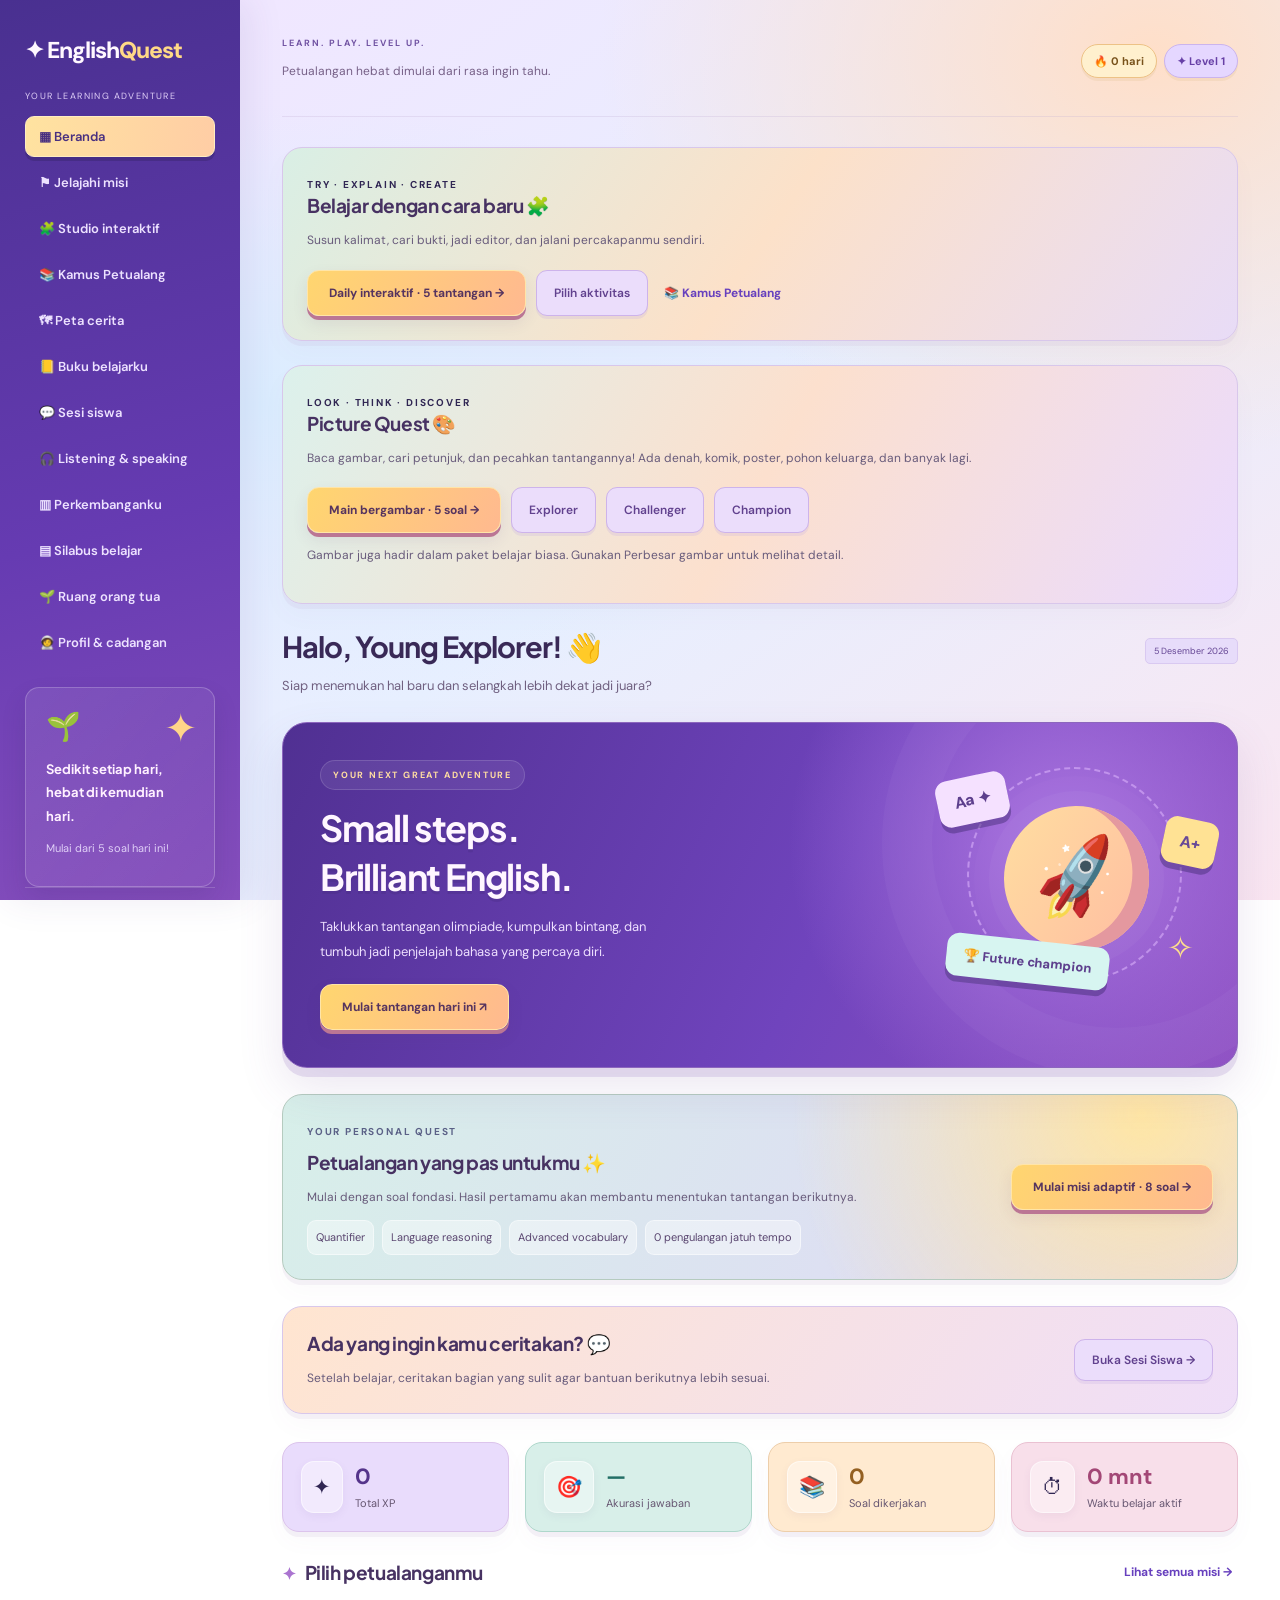
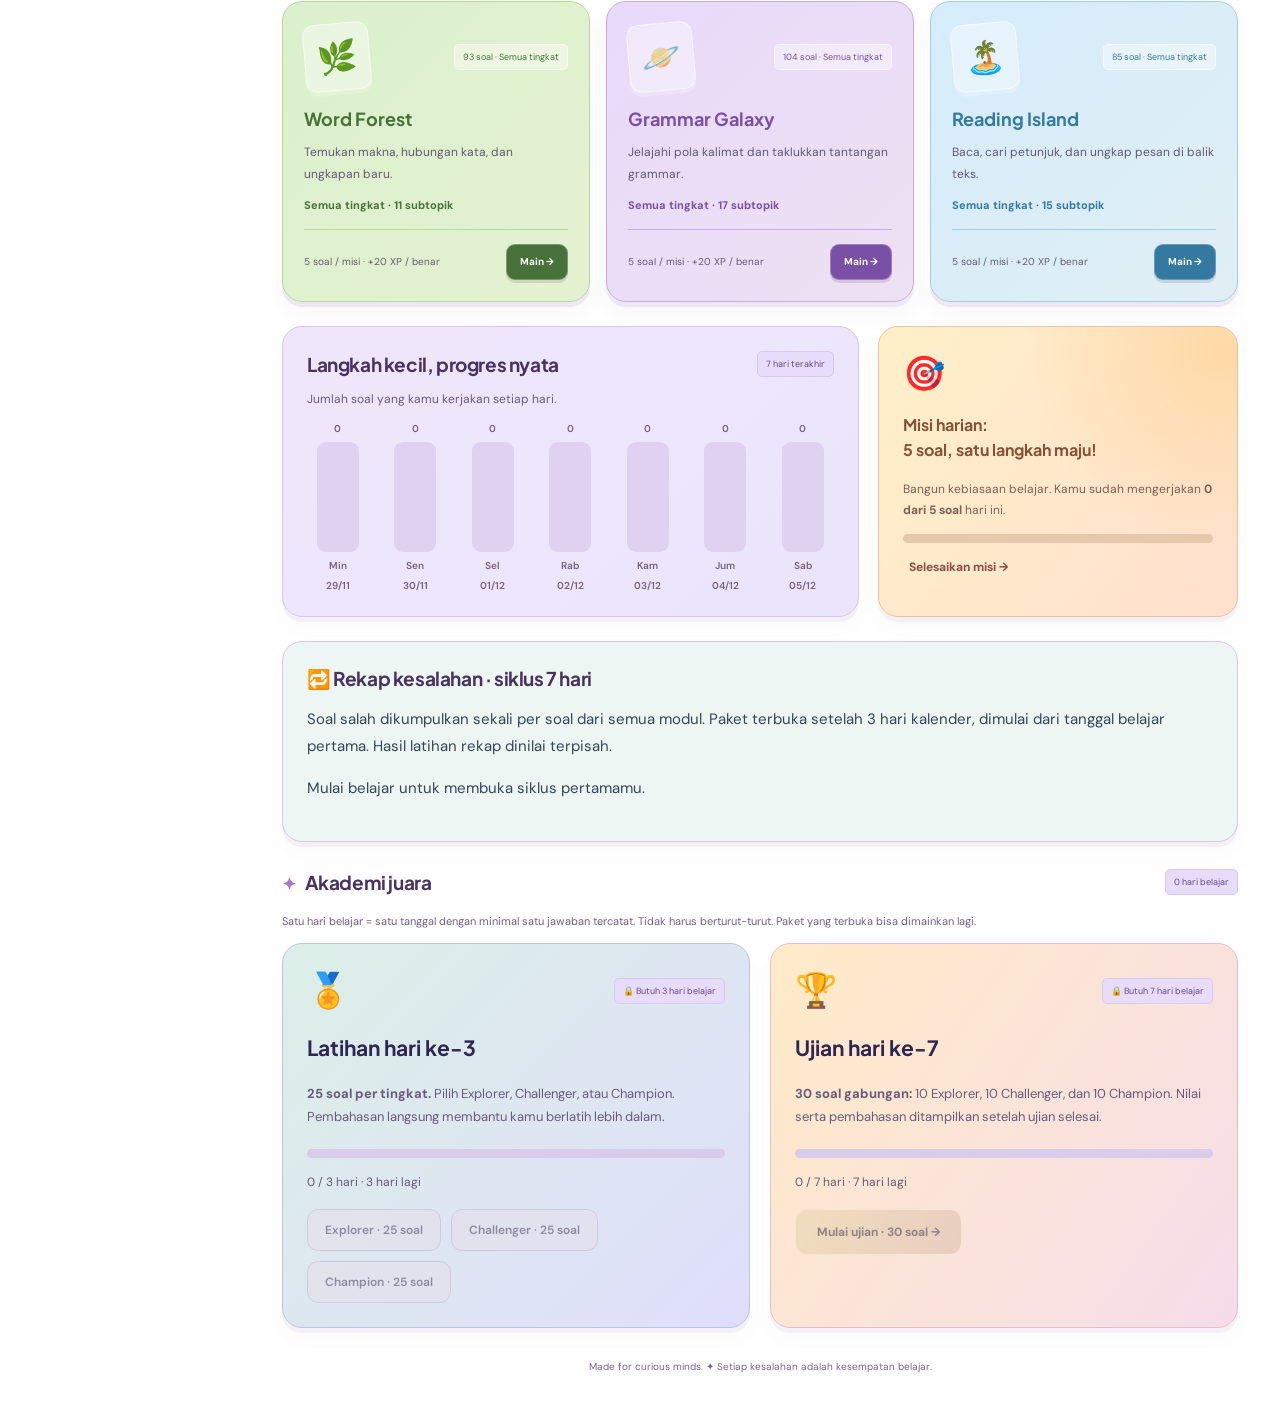
<file: index.html>
﻿<!doctype html>
<html lang="id">
<head>
  <meta charset="utf-8">
  <meta name="viewport" content="width=device-width, initial-scale=1">
  <meta name="theme-color" content="#5d3db8">
  <title>English Quest</title>
  <link rel="stylesheet" href="style.css">
  <link rel="stylesheet" href="theme.css?v=2">
  <link rel="stylesheet" href="adventure.css?v=3">
  <link rel="stylesheet" href="student.css?v=4">
  <link rel="stylesheet" href="event.css?v=5">
  <link rel="stylesheet" href="picture.css?v=6">
  <link rel="stylesheet" href="interactive.css?v=7">
  <link rel="stylesheet" href="readability.css?v=8">
</head>
<body>
  <aside>
    <a class="brand" href="#home">✦ English<span>Quest</span></a>
    <small>YOUR LEARNING ADVENTURE</small>
    <nav>
      <button data-page="home">▦ Beranda</button>
      <button data-page="missions">⚑ Jelajahi misi</button>
      <button data-page="workshop">🧩 Studio interaktif</button>
      <button data-page="dictionary">📚 Kamus Petualang</button>
      <button data-page="story">🗺 Peta cerita</button>
      <button data-page="notebook">📒 Buku belajarku</button>
      <button data-page="student">💬 Sesi siswa</button>
      <button data-page="audio">🎧 Listening & speaking</button>
      <button data-page="progress">▥ Perkembanganku</button>
      <button data-page="syllabus">▤ Silabus belajar</button>
      <button data-page="parents">🌱 Ruang orang tua</button>
      <button data-page="profiles">🧑‍🚀 Profil & cadangan</button>
    </nav>
    <div class="side-card">🌱<h3>Sedikit setiap hari,<br>hebat di kemudian hari.</h3><p>Mulai dari 5 soal hari ini!</p></div>
    <p class="student">🧑‍🚀 <b>Young Explorer</b><br><small>Kelas 6 · English Olympiad</small></p>
  </aside>
  <main>
    <header><div><b>LEARN. PLAY. LEVEL UP.</b><p>Petualangan hebat dimulai dari rasa ingin tahu.</p></div><div><span id="streak">🔥 0 hari</span><span id="level">✦ Level 1</span></div></header>
    <div id="app"></div>
    <footer>Made for curious minds. ✦ Setiap kesalahan adalah kesempatan belajar.</footer>
  </main>
  <div id="toast" role="status"></div>
  <script src="questions.js"></script>
  <script src="questions-extra.js"></script>
  <script src="audio-lessons.js"></script>
  <script src="event-questions.js?v=5"></script>
  <script src="picture-questions.js?v=6"></script>
  <script src="picture-quest.js?v=6"></script>
  <script src="interactive-content.js?v=7"></script>
  <script src="interactive-model.js?v=8"></script>
  <script src="event-quest.js?v=5"></script>
  <script src="option-notes.js"></script>
  <script src="learning.js?v=8.2"></script>
  <script src="student-model.js"></script>
  <script src="profiles.js"></script>
  <script src="features.js"></script>
  <script src="student-ui.js"></script>
  <script src="interactive-ui.js?v=8"></script>
  <script src="app.js?v=8.1"></script>
</body>
</html>
</file>
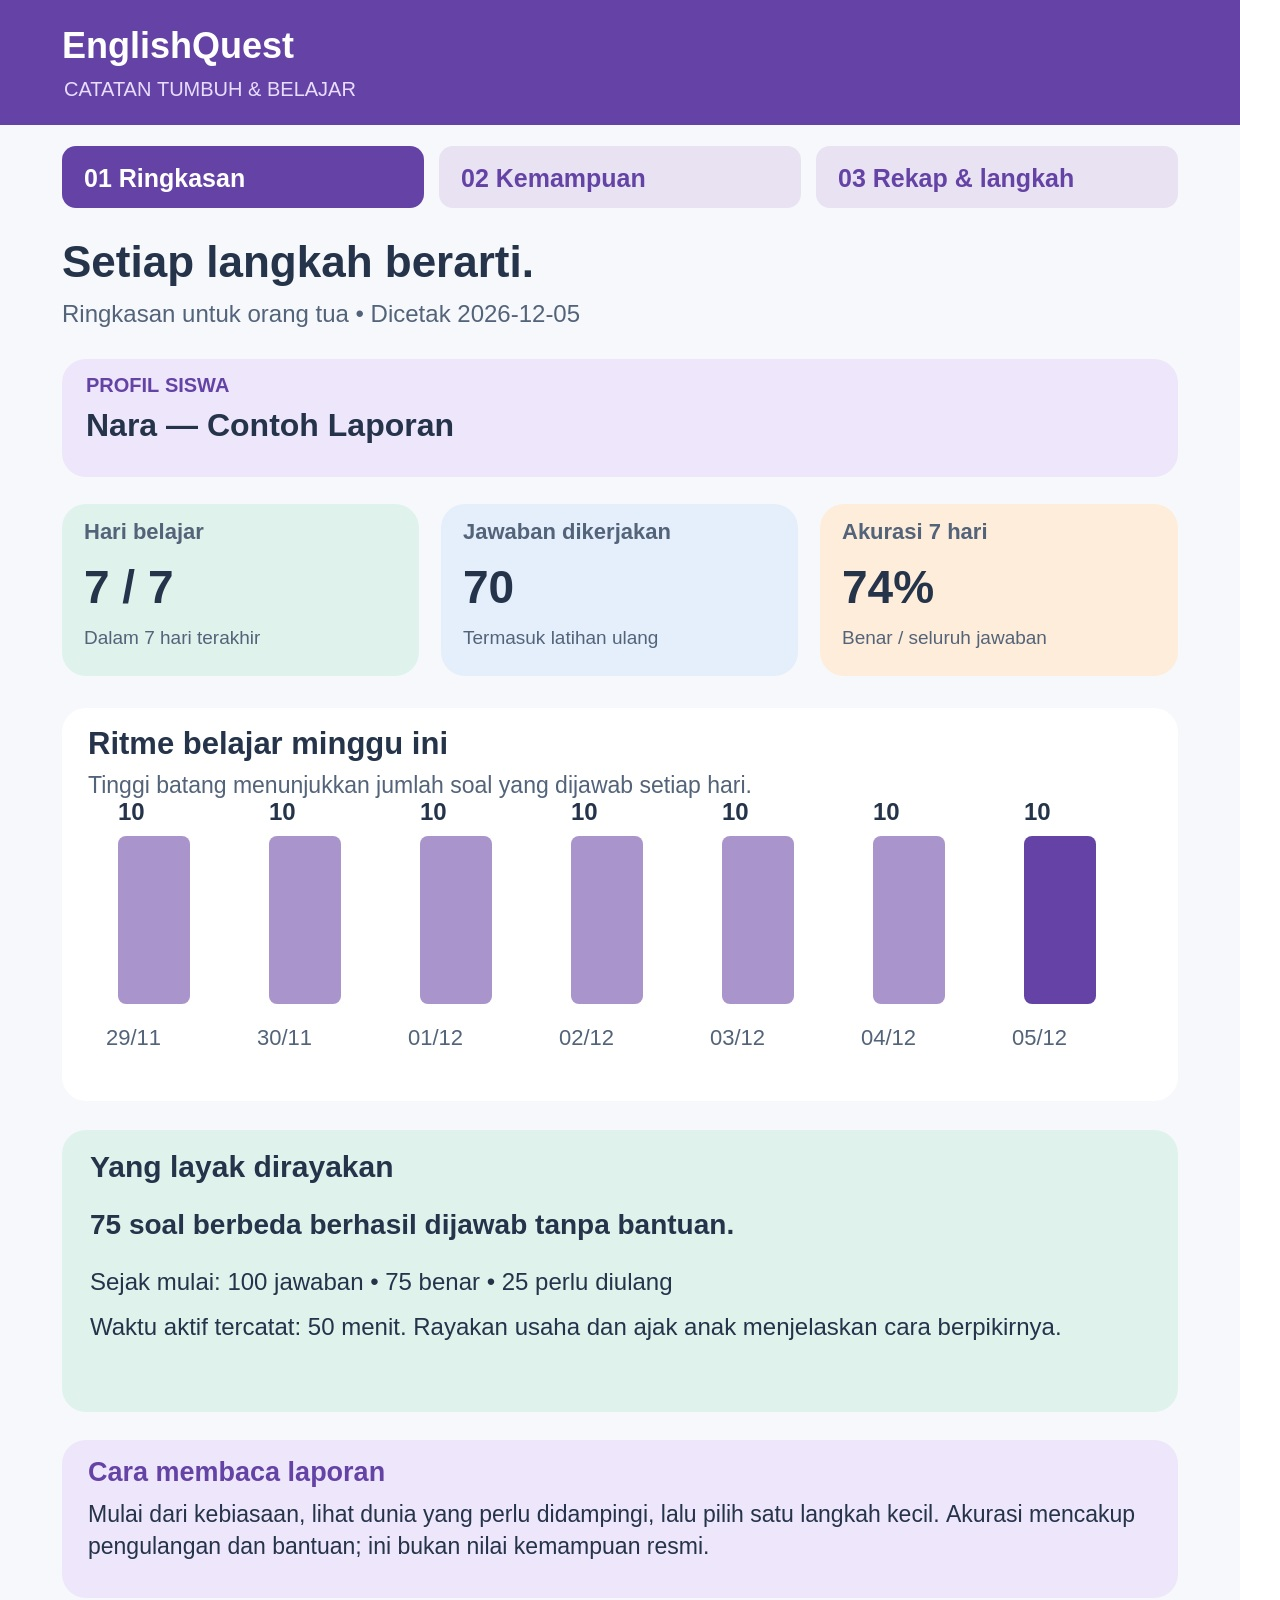
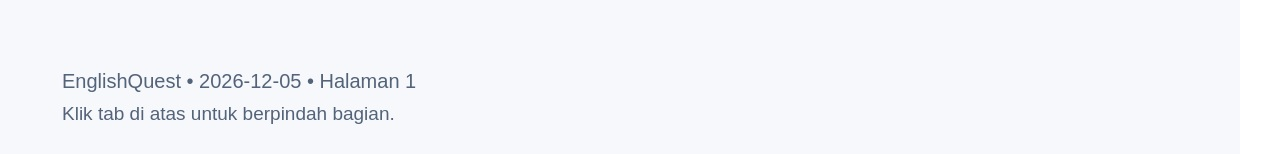
<file: preview-report.html>
<!doctype html><meta charset="utf-8"><style>body{margin:0}img{display:block;width:1240px}iframe{display:none}</style><iframe src="index.html"></iframe><img id="page"><script>
document.querySelector('iframe').onload=()=>{const w=document.querySelector('iframe').contentWindow,EQ=w.eval('EQ'),bank=w.eval('QUESTIONS'),topics=w.eval('TOPICS'),today=EQ.dateKey(new Date()),s=EQ.blank();
for(let i=0;i<100;i++)s.attempts.push({id:bank[i%bank.length].id,date:EQ.addDays(today,-Math.floor(i/10)),correct:i%4!==0,seconds:30,mode:'daily'});
const pages=w.eval('questReportPages')(s,'Nara — Contoh Laporan',today,bank,topics),n=Number(new URLSearchParams(location.search).get('page')||0);document.querySelector('#page').src=URL.createObjectURL(new Blob([pages[n]],{type:'image/jpeg'}));};
</script>
</file>
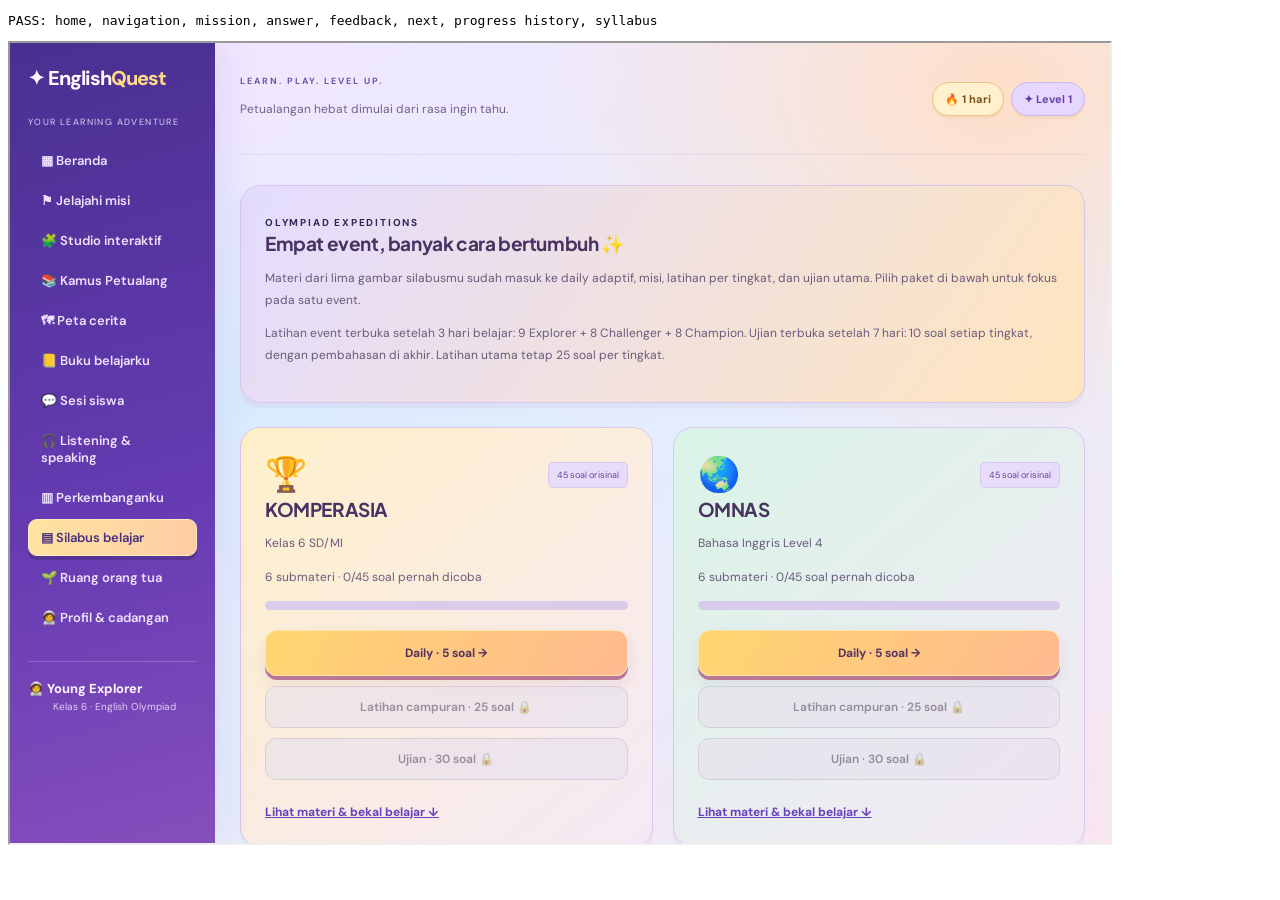
<file: verify-browser.html>
<!doctype html><meta charset="utf-8"><title>English Quest browser check</title><pre id="result">WAITING</pre><iframe src="index.html" id="game" style="width:1100px;height:800px"></iframe><script>
document.querySelector('#game').onload=function(){
try{
const doc=this.contentDocument;
const click=s=>{const b=doc.querySelector(s);if(!b)throw Error('Missing '+s);b.click();};
if(!doc.body.textContent.includes('Small steps.'))throw Error('Home did not render');
click('[data-page="missions"]');
click('[data-start="grammar"]');
if(doc.querySelectorAll('[data-answer]').length!==4)throw Error('Options missing');
click('[data-answer="0"]');
if(!doc.querySelector('#feedback').textContent.includes('XP'))throw Error('Feedback missing');
click('#next');
if(!doc.body.textContent.includes('Soal 2 dari'))throw Error('Next failed');
click('[data-page="progress"]');
if(!doc.querySelector('.history'))throw Error('History missing');
click('[data-page="syllabus"]');
if(!doc.body.textContent.includes('Pronoun'))throw Error('Syllabus missing');
document.querySelector('#result').textContent='PASS: home, navigation, mission, answer, feedback, next, progress history, syllabus';
}catch(e){document.querySelector('#result').textContent='FAIL: '+e.message;}
};
</script>
</file>
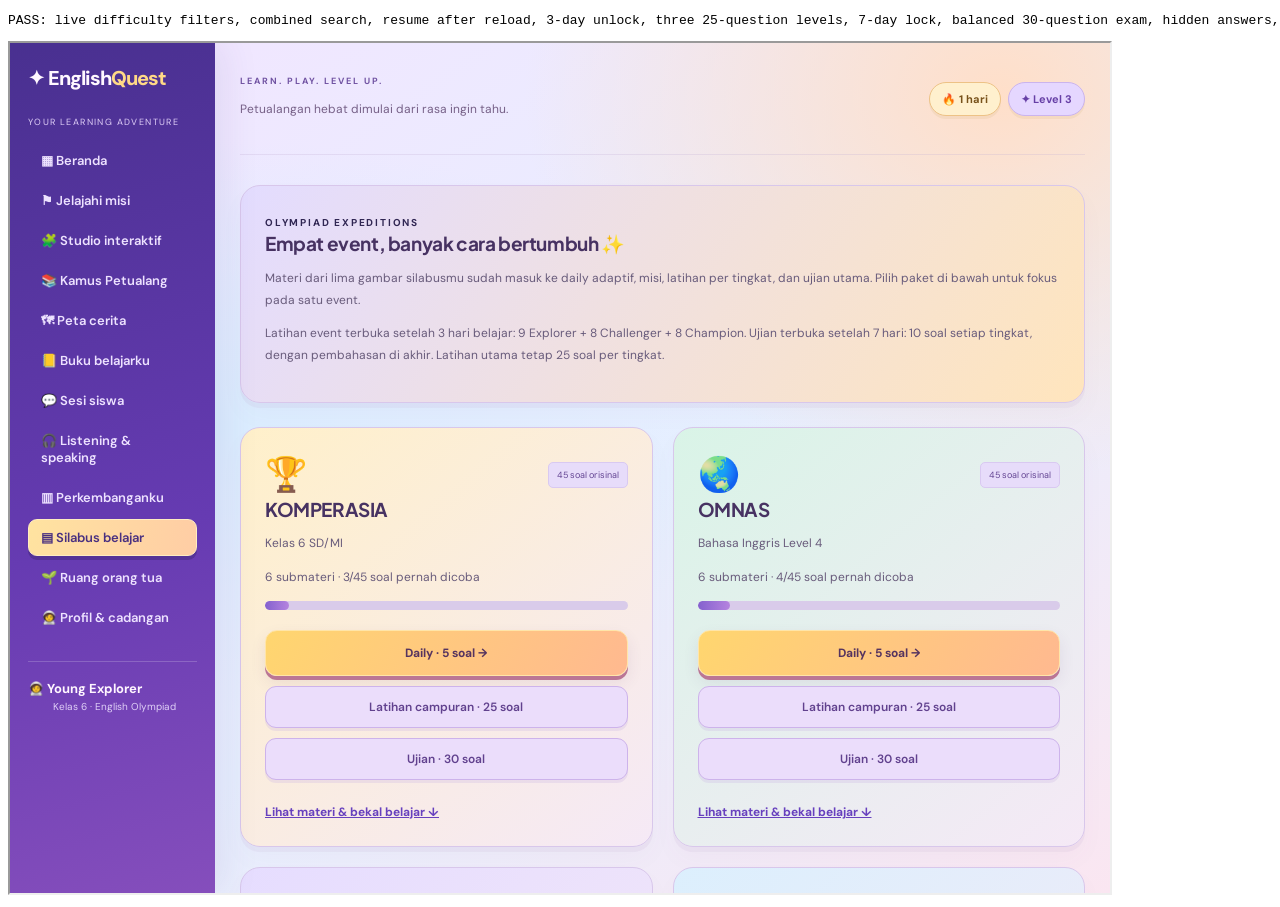
<file: verify-v2-browser.html>
<!doctype html><html><head><meta charset="utf-8"><title>English Quest interaction tests</title></head><body><pre id="result">WAITING</pre><iframe id="game" style="width:1100px;height:850px" title="Game under test"></iframe>
<script>
(async()=>{
  const key='english-quest-v1',backup=localStorage.getItem(key),frame=document.querySelector('#game');
  const check=(value,message)=>{if(!value)throw Error(message);};
  const load=()=>new Promise(resolve=>{frame.onload=resolve;frame.src='index.html?browser-test='+Math.random();});
  const doc=()=>frame.contentDocument;
  const click=selector=>{const b=doc().querySelector(selector);check(b,'Missing '+selector);check(!b.disabled,'Disabled '+selector);b.click();};
  const seed=days=>{const attempts=[];for(let i=0;i<days;i++){const d=new Date();d.setDate(d.getDate()-i*2);attempts.push({id:'words-1',correct:true,date:d.getFullYear()+'-'+String(d.getMonth()+1).padStart(2,'0')+'-'+String(d.getDate()).padStart(2,'0'),seconds:10});}localStorage.setItem(key,JSON.stringify({attempts}));};
  const choose=level=>{const select=doc().querySelector('#difficulty');select.value=level;select.dispatchEvent(new frame.contentWindow.Event('change',{bubbles:true}));};
  const search=term=>{const input=doc().querySelector('#search');input.value=term;input.dispatchEvent(new frame.contentWindow.Event('input',{bubbles:true}));};
  try{
    seed(0);await load();check(doc().body.textContent.includes('Small steps.'),'Home render');
    click('[data-page="missions"]');
    const all=doc().querySelector('#filter-status').textContent;
    for(const level of ['Explorer','Challenger','Champion']){
      choose(level);check(doc().querySelector('#filter-status').textContent!==all,'Filter did not change');
      check([...doc().querySelectorAll('.mission .tag')].every(t=>t.textContent.includes(level)),'Wrong card labels');
      click('[data-start="grammar"]');check(doc().querySelector('.quiz-meta').textContent.includes(level),'Question ignored level');
      click('[data-page="missions"]');click('#discard');
    }
    choose('Champion');search('pronoun');check(doc().querySelectorAll('.mission').length===1,'Search and level not combined');
    choose('Challenger');click('[data-start="grammar"]');check(doc().querySelector('.quiz-meta').textContent.includes('Pronoun'),'Search ignored by session');
    click('[data-answer="0"]');check(doc().querySelector('#feedback').textContent.includes('XP'),'Practice feedback missing');
    click('#next');click('[data-page="missions"]');
    await load();check(doc().querySelector('#resume'),'Resume absent after reload');click('#resume');
    check(doc().querySelector('.quiz-meta').textContent.includes('Soal 2'),'Resume index wrong');
    click('[data-page="missions"]');click('#discard');
    click('[data-page="missions"]');search('zzzzzz');check(doc().querySelector('#mixed-start').disabled,'Empty filter must disable start');
    click('#reset-filters');check(doc().querySelectorAll('.mission').length===6,'Reset failed');
    check(doc().querySelector('[data-start="training:Explorer"]').disabled,'Training unlocked at zero/one day');
    seed(3);await load();click('[data-page="missions"]');
    for(const level of ['Explorer','Challenger','Champion']){
      click('[data-start="training:'+level+'"]');check(doc().querySelector('.quiz-meta').textContent.includes('dari 25'),'Training count');
      check(doc().querySelector('.quiz-meta').textContent.includes(level),'Training level');
      click('[data-page="missions"]');click('#discard');
    }
    check(doc().querySelector('[data-start="exam"]').disabled,'Exam unlocked before seven days');
    seed(7);await load();click('[data-page="missions"]');click('[data-start="exam"]');
    const levels={Explorer:0,Challenger:0,Champion:0};
    for(let i=0;i<30;i++){
      const meta=doc().querySelector('.quiz-meta').textContent;
      check(meta.includes('dari 30'),'Exam length');
      for(const level of Object.keys(levels))if(meta.includes(level))levels[level]++;
      click('[data-answer="0"]');
      check(doc().querySelector('#feedback').textContent.includes('Jawaban tersimpan'),'Exam acknowledgement');
      check(!doc().querySelector('.option.correct,.option.wrong'),'Exam leaked answer');
      click('#next');
    }
    check(Object.values(levels).every(n=>n===10),'Exam level balance');
    check(doc().body.textContent.includes('Ujian selesai!'),'Exam result missing');
    check(doc().querySelectorAll('.results .feedback').length===30,'Full exam explanations missing');
    click('[data-page="progress"]');check(doc().body.textContent.includes('Ujian 7 hari · Gabungan'),'Completed run absent from dashboard');
    await load();click('[data-page="progress"]');check(doc().body.textContent.includes('Ujian 7 hari · Gabungan'),'Run not persisted');
    click('[data-page="syllabus"]');check(doc().body.textContent.includes('437 soal'),'Expanded bank not loaded');
    document.querySelector('#result').textContent='PASS: live difficulty filters, combined search, resume after reload, 3-day unlock, three 25-question levels, 7-day lock, balanced 30-question exam, hidden answers, results and persistent history, 437 questions';
  }catch(e){document.querySelector('#result').textContent='FAIL: '+e.message;}
  finally{if(backup===null)localStorage.removeItem(key);else localStorage.setItem(key,backup);}
})();
</script></body></html>
</file>
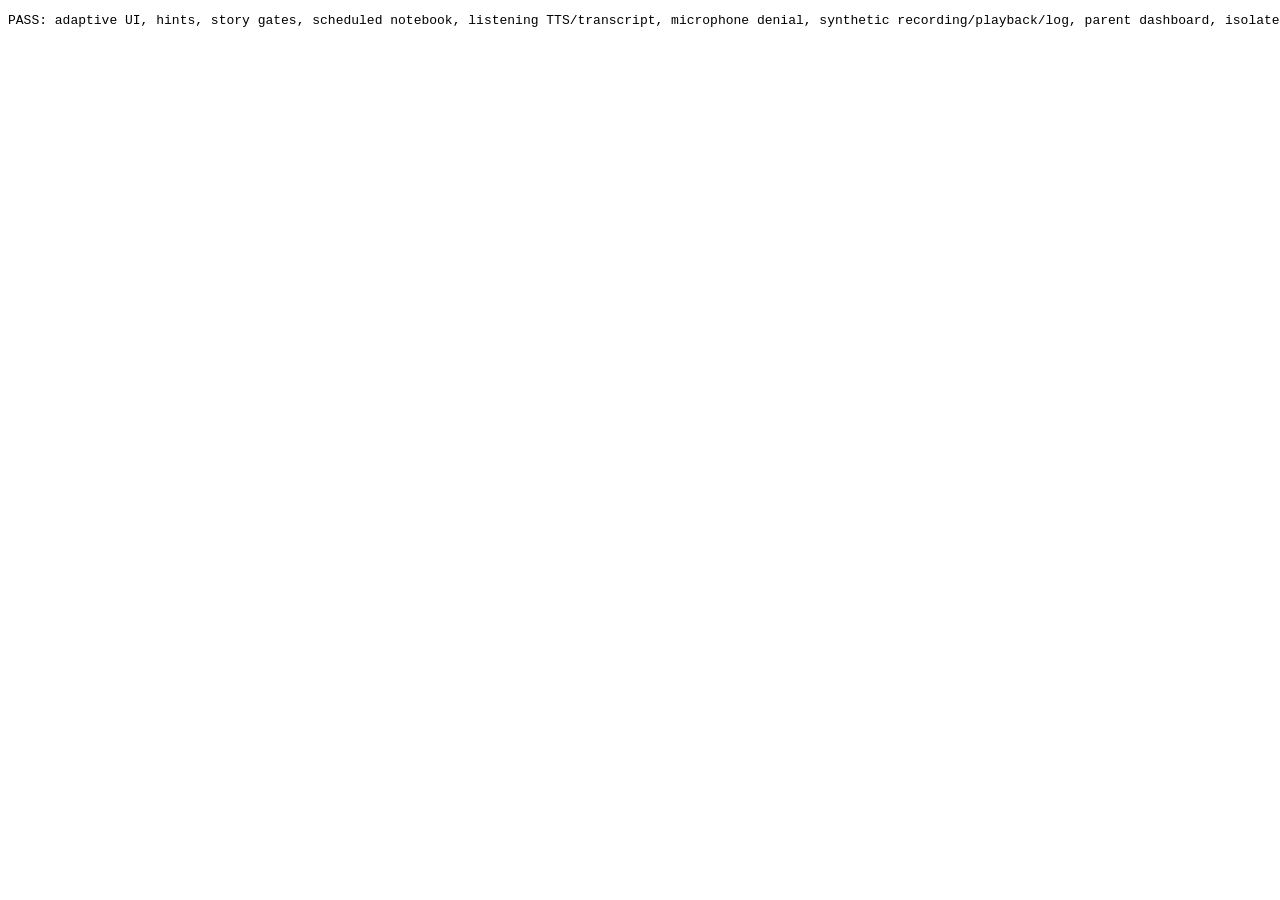
<file: verify-v3-browser.html>
<!doctype html><html><head><meta charset="utf-8"><title>EnglishQuest feature checks</title></head><body><pre id="result">WAITING</pre><iframe id="game" title="Feature tests" style="width:1100px;height:900px"></iframe><script>
(async()=>{
 const frame=document.querySelector('#game'),prefix='english-quest-',backup=Object.fromEntries(Object.keys(localStorage).filter(k=>k.startsWith(prefix)).map(k=>[k,localStorage.getItem(k)]));
 const check=(v,m)=>{if(!v)throw Error(m)},sleep=ms=>new Promise(r=>setTimeout(r,ms));
 const load=()=>new Promise(r=>{frame.onload=r;frame.src='index.html?feature-check='+Math.random()});
 const doc=()=>frame.contentDocument,win=()=>frame.contentWindow;
 const click=s=>{const b=doc().querySelector(s);check(b,'Missing '+s);check(!b.disabled,'Disabled '+s);b.click();};
 const waitFor=async(fn,message)=>{for(let i=0;i<100;i++){if(fn())return;await sleep(50)}throw Error(message+': '+doc().querySelector('#record-status')?.textContent+' / '+doc().querySelector('#toast')?.textContent)};
 const state=()=>JSON.parse(localStorage.getItem('english-quest-v1'));
 const set=(s,value)=>doc().querySelector(s).value=value;
 try{
  for(const k of Object.keys(backup))localStorage.removeItem(k);
  await load();check(doc().querySelector('[data-start="adaptive"]'),'Adaptive card missing');click('[data-start="adaptive"]');
  check(doc().querySelector('.quiz-meta').textContent.includes('dari 8'),'Adaptive count');check(doc().querySelector('.adaptive-reason'),'Adaptive reason');
  click('#hint');check(doc().querySelector('#hint-text').textContent.length>20,'Hint absent');click('[data-answer="0"]');check(state().attempts[0].assisted,'Hint not tracked');check(doc().querySelector('.option-reasons'),'Option comparison absent');
  click('[data-page="home"]');click('#discard');
  click('[data-page="story"]');check(doc().querySelectorAll('.chapter').length===18,'Story chapters');check(doc().querySelector('[data-start="story:words:1"]').disabled,'Chapter gate');click('[data-start="story:words:0"]');check(doc().querySelector('.section-head').textContent.includes('Pip'),'Story character');click('[data-page="story"]');click('#discard');
  const yesterday=new Date();yesterday.setDate(yesterday.getDate()-1);const day=yesterday.getFullYear()+'-'+String(yesterday.getMonth()+1).padStart(2,'0')+'-'+String(yesterday.getDate()).padStart(2,'0');const data=state();data.attempts.push({id:'words-1',date:day,correct:false,seconds:10});localStorage.setItem('english-quest-v1',JSON.stringify(data));
  await load();click('[data-page="notebook"]');check(doc().querySelectorAll('.note').length>=1,'Due notebook item');click('[data-start="scheduled"]');check(doc().querySelector('.question'),'Scheduled question');click('[data-page="notebook"]');click('#discard');
  click('[data-page="audio"]');let spoken='';Object.defineProperty(win(),'speechSynthesis',{configurable:true,value:{getVoices:()=>[{name:'Test English',lang:'en-US',localService:true}],speak:u=>spoken=u.text,cancel(){},addEventListener(){}}});Object.defineProperty(win(),'SpeechSynthesisUtterance',{configurable:true,value:class{constructor(text){this.text=text;}}});
  click('[data-start="listening:Explorer"]');check(doc().querySelector('.quiz-meta').textContent.includes('dari 4'),'Listening count');check(!doc().querySelector('#transcript-text').textContent,'Transcript initially visible');click('#listen-play');check(spoken.length>30,'TTS not called: '+doc().querySelector('#toast').textContent+' constructor='+typeof win().SpeechSynthesisUtterance);click('#transcript');check(doc().querySelector('#transcript-text').textContent.length>30,'Transcript missing');click('[data-answer="0"]');check(state().attempts.at(-1).assisted,'Transcript not marked as help');click('[data-page="audio"]');click('#discard');click('[data-page="audio"]');
  // First verify a denied microphone request does not break the page.
  const originalMedia=win().navigator.mediaDevices.getUserMedia.bind(win().navigator.mediaDevices);
  win().navigator.mediaDevices.getUserMedia=()=>Promise.reject(new (win().DOMException)('Denied','NotAllowedError'));
  click('#record-start');await waitFor(()=>doc().querySelector('#record-status').textContent.includes('belum diberikan'),'Microphone denial handling');
  const audioContext=new (win().AudioContext)(),destination=audioContext.createMediaStreamDestination(),oscillator=audioContext.createOscillator();oscillator.connect(destination);oscillator.start();win().navigator.mediaDevices.getUserMedia=async()=>destination.stream;
  click('#record-start');await waitFor(()=>!doc().querySelector('#record-stop').disabled,'Synthetic microphone did not start');await sleep(300);click('#record-stop');await waitFor(()=>doc().querySelector('#record-result audio'),'Recorded playback absent');click('#save-speaking');check(state().speaking.length===1,'Speaking log absent');check(doc().querySelector('#save-speaking').disabled,'Speaking duplicate guard');check(destination.stream.getTracks().every(t=>t.readyState==='ended'),'Microphone tracks not released');audioContext.close();
  const delayedContext=new (win().AudioContext)(),delayedDestination=delayedContext.createMediaStreamDestination();let finishPermission;win().navigator.mediaDevices.getUserMedia=()=>new Promise(resolve=>finishPermission=resolve);click('#record-start');click('[data-page="parents"]');finishPermission(delayedDestination.stream);await waitFor(()=>delayedDestination.stream.getTracks().every(t=>t.readyState==='ended'),'Pending microphone not stopped on navigation');delayedContext.close();check(doc().body.textContent.includes('Potret kemampuan'),'Parent dashboard');check(doc().querySelectorAll('.parent-plan .panel').length===3,'Parent activities');
  click('[data-page="profiles"]');const originalCount=state().attempts.length;set('#profile-name','Nara');set('#profile-avatar','🦊');click('#create-profile');check(doc().querySelector('.profile-card.current').textContent.includes('Nara'),'New profile selection');
  const meta=JSON.parse(localStorage.getItem('english-quest-profiles-v1')),second=meta.profiles.find(p=>p.id===meta.active);check(JSON.parse(localStorage.getItem(second.key)).attempts.length===0,'Profiles mixed');
  click('[data-profile="default"]');check(state().attempts.length===originalCount,'Original progress lost');click('[data-page="profiles"]');
  set('#rename-profile','<img src=x>');click('#rename-save');check(!doc().querySelector('.profile-card img'),'Unsafe profile rendering');set('#rename-profile','Young Explorer');click('#rename-save');
  const fileData={format:'EnglishQuestBackup',version:1,profiles:[{name:'Restored child',avatar:'🐼',data:state()}]},transfer=new (win().DataTransfer)();transfer.items.add(new (win().File)([JSON.stringify(fileData)],'backup.json',{type:'application/json'}));
  const input=doc().querySelector('#restore');input.files=transfer.files;input.dispatchEvent(new (win().Event)('change',{bubbles:true}));await waitFor(()=>doc().querySelector('#restore-status').textContent.includes('1 profil dipulihkan'),'Import did not finish');check(doc().querySelectorAll('.profile-card').length===3,'Restored profile missing');check(state().attempts.length===originalCount,'Restore overwrote original');
  const invalid=new (win().DataTransfer)();invalid.items.add(new (win().File)(['{"format":"wrong"}'],'bad.json',{type:'application/json'}));const restore=doc().querySelector('#restore');restore.files=invalid.files;restore.dispatchEvent(new (win().Event)('change',{bubbles:true}));await waitFor(()=>doc().querySelector('#restore-status').textContent.includes('belum dipulihkan'),'Invalid import not rejected');check(doc().querySelectorAll('.profile-card').length===3,'Invalid import mutated profiles');
  document.querySelector('#result').textContent='PASS: adaptive UI, hints, story gates, scheduled notebook, listening TTS/transcript, microphone denial, synthetic recording/playback/log, parent dashboard, isolated profiles, safe names, JSON restore and invalid-file rejection';
 }catch(e){document.querySelector('#result').textContent='FAIL: '+e.message;}
 finally{frame.remove();for(const key of Object.keys(localStorage))if(key.startsWith(prefix))localStorage.removeItem(key);for(const [k,v]of Object.entries(backup))localStorage.setItem(k,v);}
})();
</script></body></html>
</file>
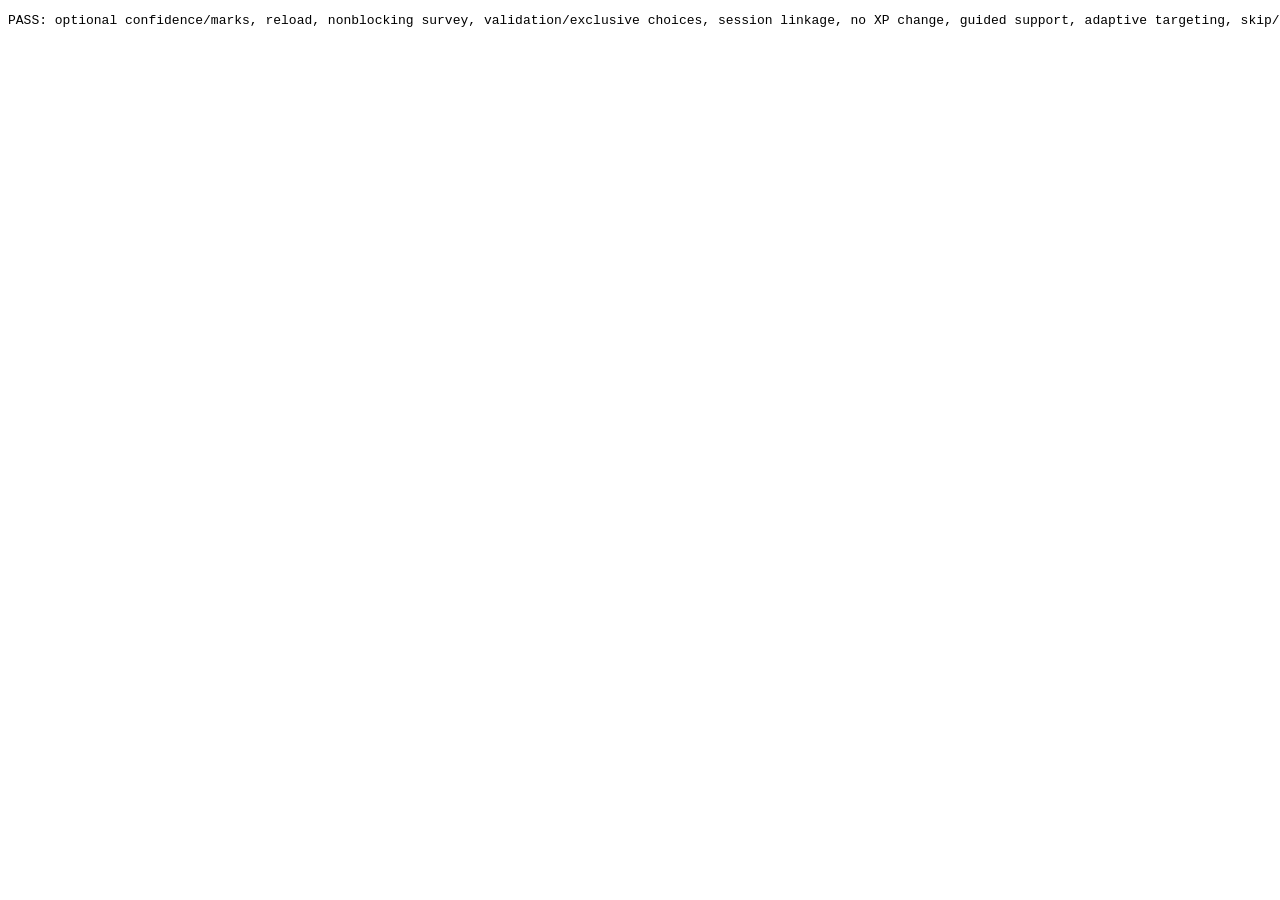
<file: verify-v4-browser.html>
<!doctype html><html><head><meta charset="utf-8"><title>Student session checks</title></head><body><pre id="result">WAITING</pre><iframe id="game" title="Student session tests" style="width:1100px;height:950px"></iframe><script>
(async()=>{
 const frame=document.querySelector('#game'),prefix='english-quest-',backup=Object.fromEntries(Object.keys(localStorage).filter(k=>k.startsWith(prefix)).map(k=>[k,localStorage.getItem(k)]));
 const check=(v,m)=>{if(!v)throw Error(m)},sleep=ms=>new Promise(r=>setTimeout(r,ms));
 const load=()=>new Promise(r=>{frame.onload=r;frame.src='index.html?student-test='+Math.random()});
 const doc=()=>frame.contentDocument,win=()=>frame.contentWindow;
 const click=s=>{const b=doc().querySelector(s);check(b,'Missing '+s);check(!b.disabled,'Disabled '+s);b.click();};
 const waitFor=async(fn,message)=>{for(let i=0;i<100;i++){if(fn())return;await sleep(25)}throw Error(message)};
 const key=()=>{const m=JSON.parse(localStorage.getItem('english-quest-profiles-v1')||'null');return m?m.profiles.find(p=>p.id===m.active).key:'english-quest-v1'},state=()=>JSON.parse(localStorage.getItem(key()));
 const xp=()=>state().attempts.reduce((n,a)=>n+(a.correct?20:5),0);
 const dateAgo=n=>{const d=new Date();d.setDate(d.getDate()-n);return d.getFullYear()+'-'+String(d.getMonth()+1).padStart(2,'0')+'-'+String(d.getDate()).padStart(2,'0')};
 const finish=()=>{let guard=0;while(doc().querySelector('[data-answer]')&&guard++<40){if(!doc().querySelector('[data-answer="0"]').disabled)click('[data-answer="0"]');click('#next');}check(guard<40,'Completion loop');};
 try{
  for(const k of Object.keys(backup))localStorage.removeItem(k);
  await load();click('[data-start="daily"]');const runId=state().active.id;
  click('[data-confidence="guess"]');click('#mark-confused');check(doc().querySelector('#mark-confused').getAttribute('aria-pressed')==='true','Flag appearance');click('[data-answer="0"]');
  check(doc().querySelector('[data-confidence="sure"]').disabled,'Confidence must lock after answering');check(state().attempts[0].confidence==='guess'&&state().attempts[0].confused,'Question signals not saved');
  click('[data-page="student"]');await load();click('#resume');check(doc().querySelector('[data-confidence="guess"]').getAttribute('aria-pressed')==='true','Resume lost confidence');check(doc().querySelector('#mark-confused').getAttribute('aria-pressed')==='true','Resume lost mark');
  finish();check(doc().querySelector('.reflection-form'),'Survey absent after completion');check(doc().querySelector('.sharing-note').textContent.includes('orang tua'),'Sharing notice absent');
  frame.style.width='390px';await sleep(100);check(doc().documentElement.scrollWidth<=doc().documentElement.clientWidth,'Mobile survey overflows');check([...doc().querySelectorAll('.survey-moods .survey-choice')].every(el=>el.getBoundingClientRect().right<=390),'Mobile mood options overflow');frame.style.width='1100px';
  const before=xp();click('#save-reflection');check(doc().querySelector('#student-error').textContent.length>20,'Missing validation');check(!(state().reflections||[]).length,'Incomplete survey saved');
  click('input[name="student-mood"][value="confused"]');click('input[name="student-difficulty"][value="grammar"]');click('input[name="student-difficulty"][value="choices"]');click('input[name="student-difficulty"][value="none"]');check(!doc().querySelector('input[value="grammar"]').checked&&!doc().querySelector('input[value="choices"]').checked,'None not exclusive');
  click('input[name="student-difficulty"][value="grammar"]');check(!doc().querySelector('input[name="student-difficulty"][value="none"]').checked,'None remains selected');click('input[name="student-help"][value="steps"]');
  doc().querySelector('#student-note').value='Aku bingung membedakan waktu. <img src=x onerror=alert(1)>';
  check(doc().querySelector('input[name="student-question"]:checked'),'Flagged question not linked to survey');click('#save-reflection');
  check(state().reflections.length===1&&state().reflections[0].runId===runId,'Survey context lost');check(xp()===before,'Survey changed XP');check(doc().querySelector('.mini-lesson'),'Mini lesson missing');
  click('[data-start="support:'+runId+'"]');check(doc().querySelector('.quiz-meta').textContent.includes('dari 3'),'Guided followup length');check(state().active.questionIds.every(id=>win().eval('QUESTIONS').find(q=>q.id===id)?.topic==='grammar'),'Followup ignored grammar difficulty');finish();const followRun=state().runs.at(-1).id;click('#skip-reflection');check(state().skippedReflections.includes(followRun),'Skip not saved');
  click('[data-page="student"]');check(!doc().querySelector('.reflection-entry img'),'Student note not escaped');click('[data-page="parents"]');check(doc().body.textContent.includes('Yang anak rasakan'),'Self report label');check(doc().body.textContent.includes('Hasil sesi yang tercatat'),'Evidence label');check(!doc().querySelector('.reflection-entry img'),'Parent note not escaped');
  click('[data-page="home"]');click('[data-start="daily"]');check(state().active.questionIds.filter(id=>win().eval('QUESTIONS').find(q=>q.id===id)?.topic==='grammar').length>=2,'Adaptive ignored student survey');click('[data-page="student"]');click('#discard');
  const select=doc().querySelector('#reflection-session');select.value=followRun;select.dispatchEvent(new (win().Event)('change',{bubbles:true}));click('input[name="student-mood"][value="tired"]');click('input[name="student-difficulty"][value="focus"]');click('input[name="student-help"][value="break"]');click('#save-reflection');
  check(state().reflections.length===2,'Rest survey not saved');check(!doc().querySelector('.reflection-saved [data-start]'),'Rest choice started more homework');check(state().active===null,'Rest choice created a session');
  let saved=state();saved.reflections[0].date=dateAgo(3);localStorage.setItem(key(),JSON.stringify(saved));await load();click('[data-page="student"]');check(doc().querySelector('.checkin-card'),'Three-day checkin absent');click('[data-checkin="same"]');check(state().reflections[0].checkins.length===1,'Checkin not saved');check(!doc().querySelector('.checkin-card'),'Checkin repeated same day');
  saved=state();saved.reflections[0].date=dateAgo(6);saved.reflections[0].checkins[0].date=dateAgo(3);localStorage.setItem(key(),JSON.stringify(saved));await load();click('[data-page="student"]');click('[data-checkin="better"]');check(!doc().querySelector('.checkin-card'),'Improved checkin should close');
  click('[data-page="profiles"]');const original=state(),fileData={format:'EnglishQuestBackup',version:1,profiles:[{name:'Survey restored',avatar:'🐼',data:original}]},transfer=new (win().DataTransfer)();transfer.items.add(new (win().File)([JSON.stringify(fileData)],'student-backup.json',{type:'application/json'}));const input=doc().querySelector('#restore');input.files=transfer.files;input.dispatchEvent(new (win().Event)('change',{bubbles:true}));await waitFor(()=>doc().querySelector('#restore-status').textContent.includes('1 profil dipulihkan'),'Student backup restore failed');
  const meta=JSON.parse(localStorage.getItem('english-quest-profiles-v1')),restored=meta.profiles.at(-1);click('[data-profile="'+restored.id+'"]');check(state().reflections.length===2&&state().reflections[0].checkins.at(-1).feeling==='better','Restore lost surveys/checkins');check(state().attempts[0].confidence==='guess','Restore lost confidence');
  click('[data-page="profiles"]');doc().querySelector('#profile-name').value='New child';click('#create-profile');check(state().reflections.length===0,'New child inherited surveys');
  document.querySelector('#result').textContent='PASS: optional confidence/marks, reload, nonblocking survey, validation/exclusive choices, session linkage, no XP change, guided support, adaptive targeting, skip/rest, parent evidence split, escaped notes, 3-day checkins, backup and profile isolation';
 }catch(e){document.querySelector('#result').textContent='FAIL: '+e.message;}
 finally{frame.remove();for(const k of Object.keys(localStorage))if(k.startsWith(prefix))localStorage.removeItem(k);for(const [k,v]of Object.entries(backup))localStorage.setItem(k,v);}
})();
</script></body></html>
</file>
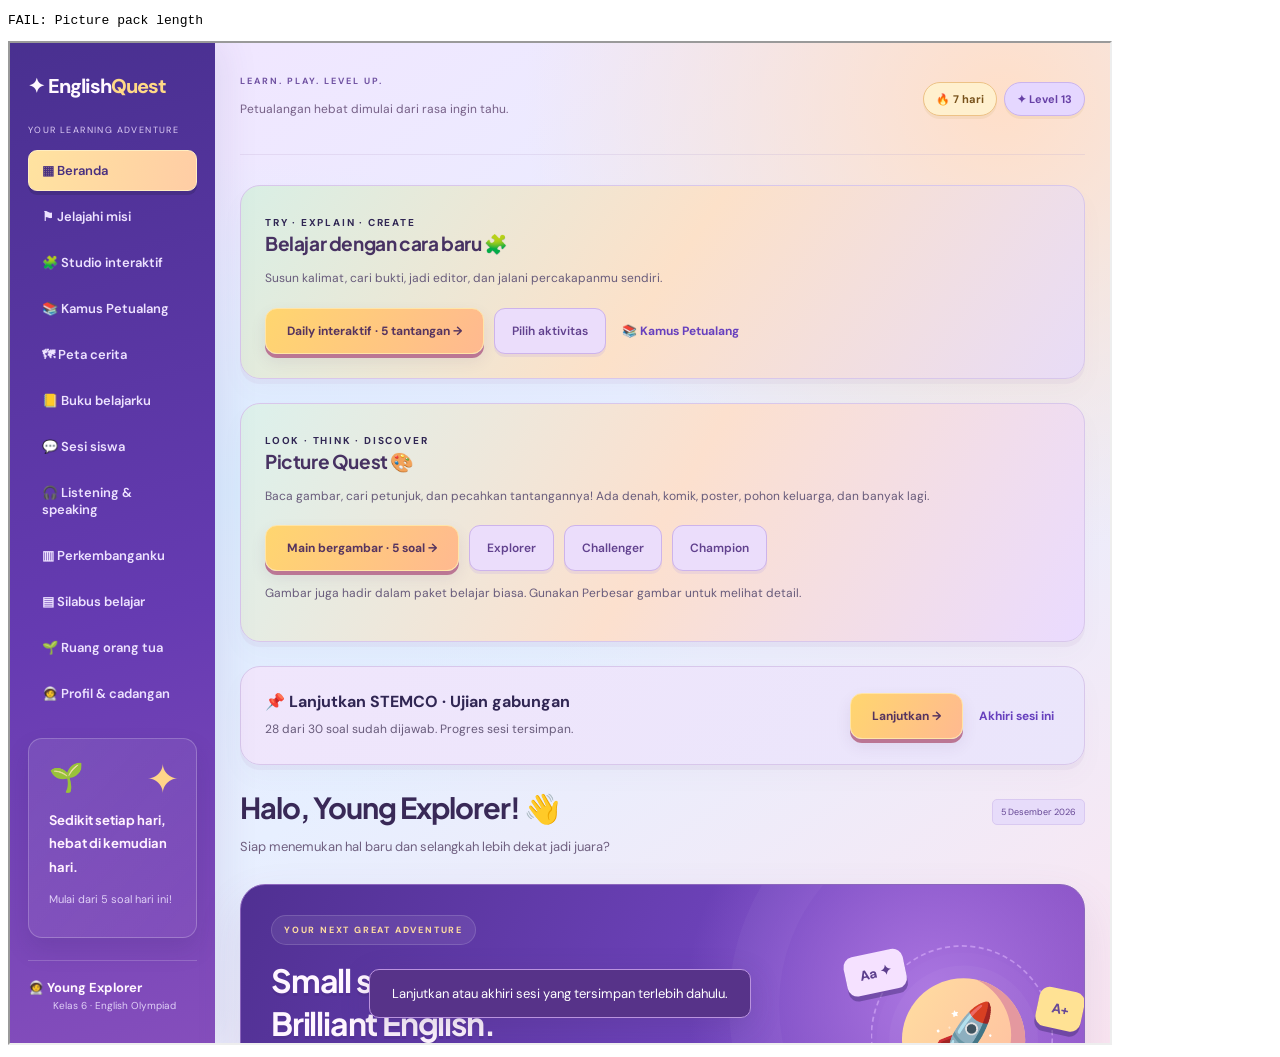
<file: verify-v6-browser.html>
<!doctype html><html><meta charset="utf-8"><title>Picture Quest tests</title><pre id="result">WAITING</pre><iframe id="game" style="width:1100px;height:1000px"></iframe><script>
(async()=>{
 const frame=document.querySelector('#game'),backup=Object.fromEntries(Object.keys(localStorage).filter(k=>k.startsWith('english-quest-')).map(k=>[k,localStorage.getItem(k)]));
 const check=(x,m)=>{if(!x)throw Error(m)},sleep=ms=>new Promise(r=>setTimeout(r,ms));
 const load=()=>new Promise(r=>{frame.onload=r;frame.src='index.html?picture-check='+Math.random()});
 const doc=()=>frame.contentDocument,w=()=>frame.contentWindow,click=s=>{const b=doc().querySelector(s);check(b&&!b.disabled,'Unavailable '+s);b.click();};
 const state=()=>JSON.parse(localStorage.getItem('english-quest-v1'));
 try{
  for(const k of Object.keys(backup))localStorage.removeItem(k);await load();
  check(doc().querySelector('.picture-launch'),'Home picture entry missing');click('[data-start="picture:Explorer"]');check(state().active.questionIds.length===5,'Picture pack length');check(doc().querySelector('.picture-scene svg'),'SVG absent');
  click('[data-picture-zoom]');check(doc().querySelector('#picture-dialog').open,'Zoom not open');check(doc().querySelector('#picture-dialog svg'),'Zoom content absent');click('#picture-dialog button');check(!doc().querySelector('#picture-dialog').open,'Zoom not closed');check(state().attempts.length===0,'Zoom changed score');
  frame.style.width='390px';await sleep(100);check(doc().documentElement.scrollWidth<=doc().documentElement.clientWidth,'Mobile question overflow');
  const pq=w().eval('PictureQuest');for(const key of Object.keys(pq.scenes)){const holder=doc().createElement('section');holder.innerHTML=pq.visual({picture:key});doc().querySelector('#app').appendChild(holder);check(holder.querySelector('svg').getAttribute('aria-label').length>40,'Alt description missing');check(doc().documentElement.scrollWidth<=doc().documentElement.clientWidth,'Scene overflow: '+key);holder.remove();}
  click('[data-picture-zoom]');check(doc().querySelector('#picture-dialog').open,'Mobile zoom absent');click('#picture-dialog button');
  click('[data-answer="0"]');const first=state().active.questionIds[0];await load();click('#resume');check(state().active.questionIds[0]===first,'Resume changed image question');check(doc().querySelector('.picture-scene svg'),'Resume lost image');
  let guard=0;while(doc().querySelector('[data-answer]')&&guard++<10){if(!doc().querySelector('[data-answer]').disabled)click('[data-answer="0"]');click('#next');}check(guard<10,'Completion loop');check(doc().querySelectorAll('.picture-scene').length===5,'Result images missing');check(state().runs.at(-1).total===5,'Result missing');
  document.querySelector('#result').textContent='PASS: Picture Quest entry, SVG scenes and descriptions, desktop/mobile zoom, no score impact, mobile overflow, reload, results with all images';
 }catch(e){document.querySelector('#result').textContent='FAIL: '+e.message;}
 finally{for(const k of Object.keys(localStorage).filter(k=>k.startsWith('english-quest-')))localStorage.removeItem(k);for(const [k,v] of Object.entries(backup))localStorage.setItem(k,v);}
})();
</script></html>
</file>
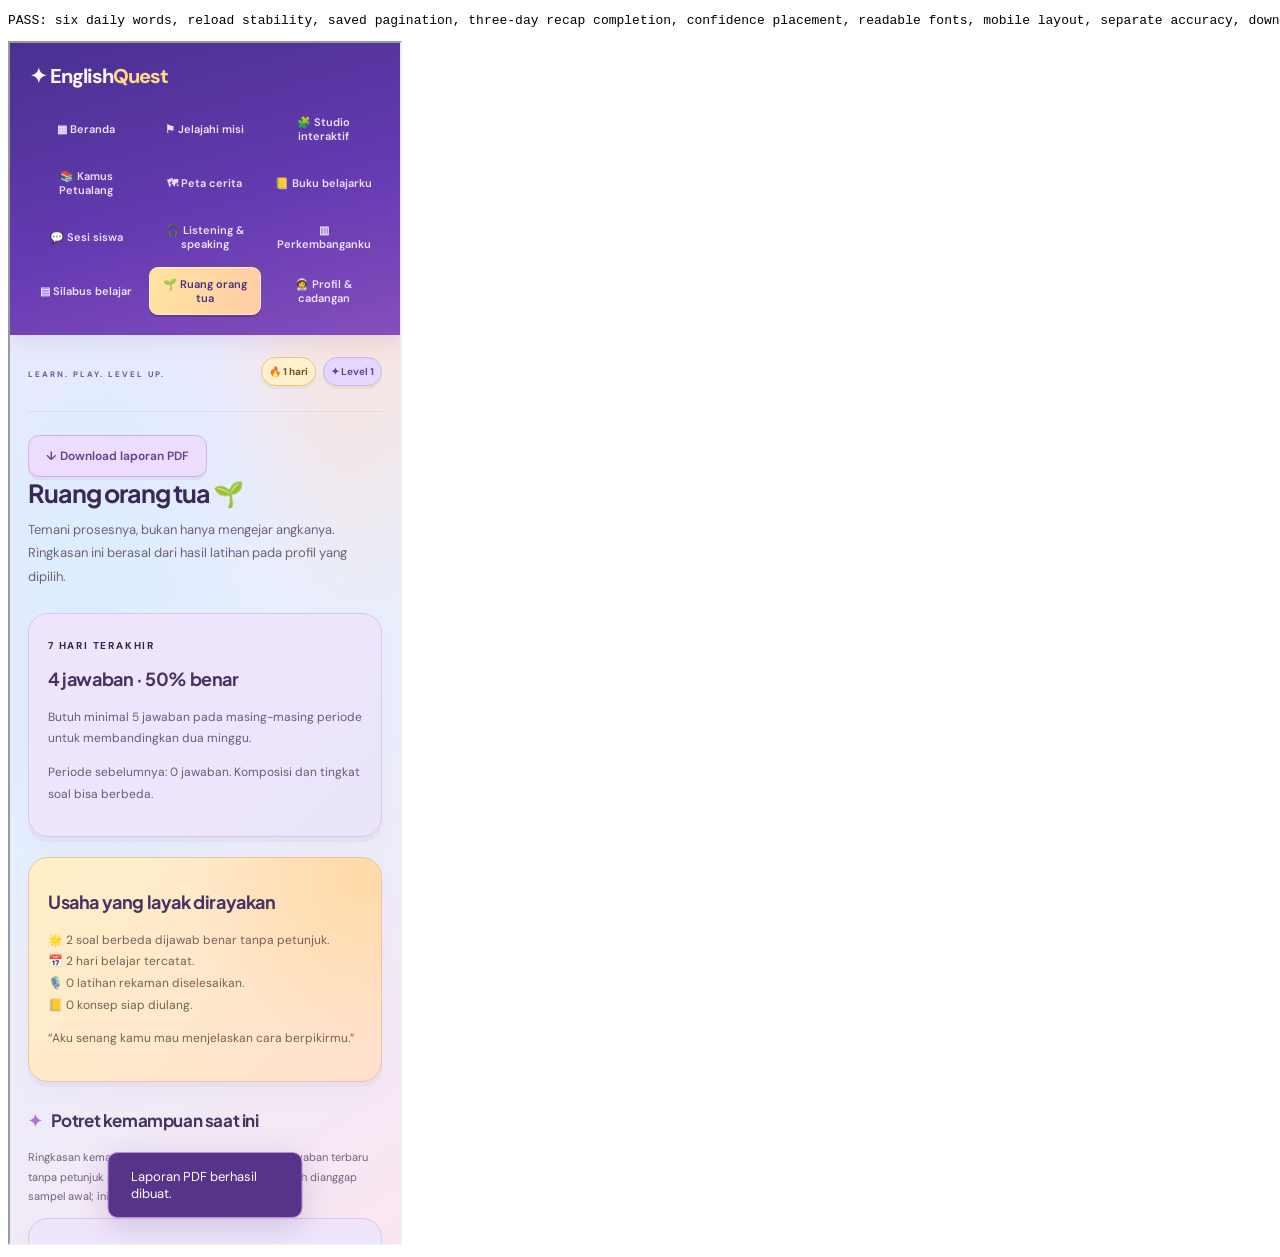
<file: verify-v8-browser.html>
﻿<!doctype html><meta charset="utf-8"><title>EnglishQuest v8 checks</title><pre id="result">WAITING</pre><iframe id="game" style="width:1100px;height:1200px"></iframe><script>
(async()=>{
const frame=document.querySelector('#game'),prefix='english-quest-',backup=Object.fromEntries(Object.keys(localStorage).filter(k=>k.startsWith(prefix)).map(k=>[k,localStorage.getItem(k)]));
const check=(ok,m)=>{if(!ok)throw Error(m)},load=()=>new Promise(r=>{frame.onload=r;frame.src='index.html?v8test='+Math.random()}),doc=()=>frame.contentDocument,w=()=>frame.contentWindow;
const click=s=>{const e=doc().querySelector(s);check(e&&!e.disabled,'Unavailable '+s);e.click()},change=(s,v)=>{doc().querySelector(s).value=v;doc().querySelector(s).dispatchEvent(new (w().Event)('change',{bubbles:true}))},state=()=>JSON.parse(localStorage.getItem('english-quest-v1'));
try{
 for(const k of Object.keys(backup))localStorage.removeItem(k);await load();
 click('[data-page="dictionary"]');check(doc().querySelectorAll('.word-card').length===6,'Not six daily words');const ids=[...doc().querySelectorAll('[data-save-word]')].map(b=>b.dataset.saveWord);await load();click('[data-page="dictionary"]');check(ids.join()===Array.from(doc().querySelectorAll('[data-save-word]'),b=>b.dataset.saveWord).join(),'Daily changed on refresh');
 let s=state()||w().eval('EQ').blank(),words=w().eval('QUEST_WORDS'),eq=w().eval('EQ'),today=eq.dateKey(new Date()),first=eq.addDays(today,-3);s.lexicon.saved=words.map(x=>({id:x.id,date:today}));s.attempts=[{id:'words-1',date:first,correct:false,seconds:20,mode:'daily'},{id:'words-2',date:first,correct:false,seconds:20,mode:'daily'}];localStorage.setItem('english-quest-v1',JSON.stringify(s));await load();click('[data-page="dictionary"]');change('#word-filter','saved');check(doc().querySelectorAll('.word-card').length===6,'Saved list not paginated');click('[data-word-page="1"]');check(doc().querySelector('.word-pagination').textContent.includes('2 / 4'),'Pagination failed');
 click('[data-page="progress"]');click('[data-start="recap:'+first+'"]');check(doc().querySelectorAll('[data-answer]').length===4,'Recap not playable');const opts=doc().querySelector('.options'),confidence=doc().querySelector('.student-tools');check(!!(opts.compareDocumentPosition(confidence)&4),'Confidence above options');check(parseFloat(w().getComputedStyle(doc().querySelector('.question')).fontSize)>=24,'Small prompt');check(parseFloat(w().getComputedStyle(doc().querySelector('.option')).fontSize)>=19,'Small options');
 frame.style.width='390px';await new Promise(r=>setTimeout(r,100));check(doc().documentElement.scrollWidth<=doc().documentElement.clientWidth,'Mobile overflow');
 while(state().active){const a=state().active,q=w().eval('QUESTIONS').find(q=>q.id===a.questionIds[a.index]);click('[data-answer="'+q.answer+'"]');click('#next');}click('[data-page="progress"]');change('#accuracy-scope','recap');check(doc().querySelector('#app').textContent.includes('2 percobaan · 100% benar'),'Recap accuracy not separated');
 click('[data-page="parents"]');let pdf=null;w().URL.createObjectURL=b=>{pdf=b;return 'blob:test'};w().HTMLAnchorElement.prototype.click=function(){};click('#download-parent-pdf');check(pdf&&pdf.type==='application/pdf','PDF download absent');const bytes=new Uint8Array(await pdf.arrayBuffer()),raw=new TextDecoder('latin1').decode(bytes);check(raw.startsWith('%PDF-1.4'),'Invalid PDF header');check(raw.includes('/DCTDecode'),'Missing report images');check(raw.includes('/Subtype /Link')&&raw.includes('/S /GoTo'),'Missing clickable navigation');check((raw.match(/\/Subtype \/Link/g)||[]).length===(raw.match(/\/Type \/Page /g)||[]).length*3,'Wrong navigation count');check((raw.match(/\/Type \/Page /g)||[]).length>=2,'Missing PDF pagination');const xref=Number(raw.match(/startxref\n(\d+)/)[1]);check(new TextDecoder().decode(bytes.slice(xref,xref+4))==='xref','Invalid PDF offsets');
 check(w().eval('questReportPages')(eq.blank(),'Profil baru',today,w().eval('QUESTIONS'),w().eval('TOPICS')).length===3,'Empty report failed');const archive=eq.blank();for(let i=0;i<8;i++)archive.attempts.push({id:'words-1',date:eq.addDays(today,-i*3),correct:false,seconds:1,mode:'daily'});check(w().eval('questReportPages')(archive,'Arsip',today,w().eval('QUESTIONS'),w().eval('TOPICS')).length===4,'Archive pages failed');document.querySelector('#result').textContent='PASS: six daily words, reload stability, saved pagination, three-day recap completion, confidence placement, readable fonts, mobile layout, separate accuracy, downloadable multipage PDF with valid xref.';
}catch(e){document.querySelector('#result').textContent='FAIL: '+e.message;}
finally{for(const k of Object.keys(localStorage).filter(k=>k.startsWith(prefix)))localStorage.removeItem(k);for(const [k,v] of Object.entries(backup))localStorage.setItem(k,v);}
})();</script>
</file>
<file: style.css>
@import url('https://fonts.googleapis.com/css2?family=DM+Sans:wght@400;500;600;700&family=Plus+Jakarta+Sans:wght@500;600;700;800&display=swap');
:root{--ink:#263e36;--green:#286650;--muted:#839087;--line:#e4e9df;--bg:#f6f8f3}*{box-sizing:border-box}body{margin:0;background:var(--bg);color:var(--ink);font-family:'DM Sans',Arial,sans-serif}button,input,select{font:inherit}button{cursor:pointer}button:focus-visible,a:focus-visible,input:focus-visible,select:focus-visible{outline:3px solid #e2b55c;outline-offset:3px}aside{position:fixed;inset:0 auto 0 0;width:240px;background:white;border-right:1px solid var(--line);padding:35px 25px;display:flex;flex-direction:column}.brand{font-size:23px;font-weight:800;letter-spacing:-1px;text-decoration:none;color:var(--ink)}.brand span{color:var(--green)}aside>small{font-size:9px;color:var(--muted);letter-spacing:1.4px;margin:47px 0 20px}nav{display:grid;gap:10px}nav button{text-align:left;border:0;background:none;color:#78887d;padding:15px;border-radius:9px;font-size:13px;font-weight:600}nav button.active{background:#eaf2e6;color:var(--green)}.side-card{margin-top:auto;background:#f2f5e9;border:1px solid #e4eadb;border-radius:14px;padding:20px;font-size:28px}.side-card h3{font-size:13px;line-height:1.8}.side-card p{font-size:11px;color:var(--muted)}.student{font-size:13px;border-top:1px solid var(--line);padding-top:24px;margin-bottom:0}.student small{font-size:10px;color:var(--muted);padding-left:25px}main{margin-left:240px;padding:30px 42px;max-width:1550px}header{display:flex;justify-content:space-between;align-items:center;padding-bottom:25px;border-bottom:1px solid var(--line);margin-bottom:30px}header b{font-size:9px;letter-spacing:2px}header p{font-size:12px;color:var(--muted)}header span{display:inline-block;font-size:11px;padding:9px 12px;border:1px solid var(--line);border-radius:20px;background:white;margin-left:7px}h1,h2,h3{font-family:'Plus Jakarta Sans',Arial,sans-serif}h1{font-size:29px;letter-spacing:-1px;margin:0 0 9px}h2{font-size:19px;margin:0;letter-spacing:-.4px}h3{font-size:16px}.sub{color:var(--muted);font-size:13px;margin:0 0 25px}.title-row,.section-head{display:flex;justify-content:space-between;align-items:center;gap:15px}.section-head{margin:27px 0 17px}.eyebrow{font-size:10px;letter-spacing:1.8px;font-weight:700}.hero{position:relative;overflow:hidden;background:#255f4e;border-radius:20px;padding:33px 35px;color:white;min-height:275px}.hero-content{position:relative;z-index:1;width:65%}.hero .eyebrow{color:#c8dcac}.hero h2{font-size:33px;line-height:1.35;margin:14px 0}.hero p{max-width:360px;font-size:12px;line-height:1.9;color:#ccdfd2}.primary{background:#e8c779;color:#2d4838;border:0;border-radius:9px;padding:13px 20px;font-size:12px;font-weight:700;box-shadow:0 3px 0 #ccac60}.hero .primary{margin-top:6px}.hero-art{position:absolute;width:280px;height:250px;right:20px;top:15px}.orbit{position:absolute;border:1px dashed #6c9276;width:215px;height:215px;top:18px;left:30px;border-radius:50%}.planet{position:absolute;top:57px;left:67px;width:145px;height:145px;border-radius:50%;background:#cbdda5;box-shadow:inset -15px -9px 0 #b0c891;display:grid;place-items:center;font-size:70px;transform:rotate(-12deg)}.float{position:absolute;background:#fff3d5;color:#46603c;padding:13px 17px;border-radius:12px;box-shadow:0 5px 0 #174638;font-weight:800;transform:rotate(-12deg)}.float.a{left:0;top:27px}.float.b{right:0;top:70px;transform:rotate(12deg);background:#e8c779}.float.c{left:9px;bottom:16px;font-size:13px;transform:rotate(6deg)}.spark{position:absolute;right:23px;bottom:30px;font-size:32px;color:#e5c370}.stats{display:grid;grid-template-columns:repeat(4,1fr);gap:14px;margin:22px 0 28px}.stat{background:white;border:1px solid var(--line);border-radius:12px;padding:18px;display:flex;align-items:center;gap:12px}.stat-icon{background:#f4f2e6;border-radius:10px;padding:11px;font-size:21px}.stat strong{display:block;font-size:22px}.stat small{font-size:10px;color:var(--muted)}.text-btn{border:0;background:none;color:var(--green);font-size:12px;font-weight:700}.missions{display:grid;grid-template-columns:repeat(3,1fr);gap:16px}.mission{background:white;border:1px solid var(--line);border-radius:15px;padding:21px;transition:transform .2s}.mission:hover{transform:translateY(-3px)}.mission-top,.mission-bottom{display:flex;justify-content:space-between;align-items:center}.mission-icon{background:var(--tint);padding:12px;border-radius:12px;font-size:27px}.tag{font-size:9px;padding:6px 8px;border-radius:5px;background:#f0f4e9;color:#6d826d}.mission h3{margin:16px 0 8px}.mission p{font-size:11px;color:var(--muted);line-height:1.8;min-height:38px}.mission-bottom{border-top:1px solid var(--line);padding-top:14px;margin-top:17px;font-size:10px;color:var(--muted)}.mission-bottom button{border:0;background:var(--tint);color:var(--ink);padding:8px 13px;border-radius:7px;font-weight:700}.lower{display:grid;grid-template-columns:1.6fr 1fr;gap:19px;margin-top:24px}.panel{background:white;border:1px solid var(--line);border-radius:15px;padding:24px}.panel p{font-size:12px;line-height:1.8;color:var(--muted)}.chart{height:170px;display:flex;gap:12px;margin-top:10px}.chart-col{flex:1;display:flex;flex-direction:column;align-items:center;justify-content:flex-end;gap:7px;font-size:10px;color:var(--muted)}.bar-track{height:115px;width:100%;max-width:36px;background:#f2f5ed;border-radius:6px;display:flex;align-items:flex-end;overflow:hidden}.bar{width:100%;background:#91af80;border-radius:6px}.today .bar{background:var(--green)}.daily{background:#f0f3e5}.big-icon{font-size:34px}.daily h3{line-height:1.6}.progress-track{height:7px;border-radius:8px;background:#e6ecdf;overflow:hidden;margin:12px 0}.progress-fill{height:100%;background:#7aa46f;border-radius:8px}footer{font-size:10px;color:#96a18f;text-align:center;padding:32px 0 5px}.filters{display:flex;gap:10px;flex-wrap:wrap;margin:22px 0}input,select{border:1px solid var(--line);padding:11px;background:white;border-radius:8px;color:var(--ink)}input{flex:1;min-width:150px}.quiz{max-width:780px;margin:auto}.quiz .panel{padding:30px}.quiz-meta,.quiz-actions{display:flex;justify-content:space-between;align-items:center;gap:12px}.quiz-meta{font-size:12px;color:var(--muted)}.quiz-actions{margin-top:22px}.question{font-size:21px;line-height:1.6;margin:23px 0}.passage{white-space:pre-line;background:#f3f6eb;border-left:3px solid #92b27d;padding:19px;font-size:14px;line-height:1.85;margin:22px 0}.options{display:grid;gap:11px}.option{display:flex;align-items:center;gap:13px;border:1px solid #dfe5da;padding:15px;border-radius:10px;background:white;text-align:left;color:var(--ink)}.option span{background:#f1f5ea;padding:6px 10px;border-radius:6px;font-size:12px}.option:hover:not(:disabled){border-color:var(--green)}.option.correct{background:#e6f3e0;border-color:#77ab63}.option.wrong{background:#fff0e9;border-color:#c58975}.option:disabled{cursor:default;color:var(--ink)}.feedback{margin-top:20px;background:#f0f5e9;padding:18px;border-radius:10px;font-size:14px;line-height:1.8}.secondary{border:1px solid var(--line);background:white;padding:12px 17px;border-radius:8px;color:var(--green);font-size:12px;font-weight:600}.results{text-align:center;padding:30px}.score{font-size:64px;font-weight:800;color:var(--green);margin:20px 0}.topic-row{display:flex;gap:14px;align-items:center;border-bottom:1px solid var(--line);padding:15px 0}.topic-row>div{flex:1}.topic-row b{font-size:13px}.topic-row small{color:var(--muted);font-size:11px}.syllabus-grid{display:grid;grid-template-columns:repeat(2,1fr);gap:17px}.chips{display:flex;flex-wrap:wrap;gap:8px}.chip{font-size:11px;background:#f1f5e9;padding:8px;border-radius:6px}.history{width:100%;border-collapse:collapse;font-size:12px}.history th,.history td{text-align:left;padding:13px 8px;border-bottom:1px solid var(--line)}.empty{padding:23px;text-align:center;color:var(--muted);font-size:13px}.notice{font-size:11px;color:var(--muted);line-height:1.8}#toast{display:none;position:fixed;bottom:25px;left:50%;transform:translateX(-50%);padding:15px 22px;border-radius:10px;background:var(--ink);color:white;z-index:10;font-size:13px}@media(max-width:1100px){aside{width:205px;padding:30px 18px}.brand{font-size:20px}main{margin-left:205px;padding:25px}.stat{padding:12px;gap:8px}.stat-icon{padding:8px}.hero-art{right:-20px;transform:scale(.85)}}@media(max-width:800px){aside{position:relative;width:100%;padding:20px}aside>small,.side-card,.student{display:none}nav{display:flex;margin-top:16px;gap:4px}nav button{text-align:center;flex:1;font-size:10px;padding:10px 3px}main{margin:0;padding:22px 18px}header{margin-bottom:23px}header p{display:none}header b{font-size:8px}header span{font-size:10px;padding:7px}h1{font-size:25px}.hero{padding:26px}.hero h2{font-size:28px}.hero-content{width:85%}.hero-art{right:-85px;opacity:.35;transform:scale(.7)}.stats{grid-template-columns:repeat(2,1fr)}.missions{grid-template-columns:repeat(2,1fr)}.lower,.syllabus-grid{grid-template-columns:1fr}.quiz .panel{padding:20px}.question{font-size:18px}}@media(max-width:450px){.missions{grid-template-columns:1fr}.hero-content{width:100%}.hero-art{opacity:.15}.title-row>.tag{display:none}.history{font-size:10px}.panel{padding:19px}}
</file>
<file: theme.css>
/* Colorful theme; structure and responsive layout live in style.css. */
.filter-status{background:#e8d8f9;border:1px solid #c7ade3;border-radius:12px;padding:13px 16px;font-size:13px;font-weight:700;color:#634090;margin-bottom:20px}.level-label{font-size:11px;color:var(--accent);font-weight:700;margin-top:12px}.milestone-grid{display:grid;grid-template-columns:1fr 1fr;gap:20px}.milestone.training{background:linear-gradient(135deg,#dcefe7,#dfdefb);border-color:#b7c9d9}.milestone.exam{background:linear-gradient(125deg,#ffebc7,#f6dcea);border-color:#e6bdc7}.milestone h3{font-size:21px}.milestone small{color:#655875;font-size:12px}.milestone-actions{display:flex;flex-wrap:wrap;gap:10px;margin-top:18px}.milestone-actions button{font-size:12px}.milestone .progress-track{margin-top:20px}.resume-card{display:flex;align-items:center;justify-content:space-between;gap:16px;margin-bottom:24px;background:linear-gradient(115deg,#ffe5b9,#f7d9e9);border-color:#dfb7c4}.resume-card p{margin:7px 0 0}.resume-card .milestone-actions{margin-top:0}.result-levels{display:flex;justify-content:center;flex-wrap:wrap;gap:10px}.table-scroll{overflow-x:auto}button:disabled{cursor:not-allowed;opacity:.58;filter:saturate(.4);transform:none!important;box-shadow:none!important}.option:disabled{opacity:1;filter:none}.option.selected{background:#e0d2fc;border:2px solid #8154b4;box-shadow:0 3px 0 #bfa7dd}details summary{cursor:pointer;margin-top:12px;color:#654287;font-size:12px}details .passage{font-size:13px}.milestone p{font-size:13px;line-height:1.8}@media(max-width:800px){.milestone-grid{grid-template-columns:1fr}.resume-card{align-items:flex-start;flex-direction:column}}@media(max-width:450px){.milestone h3{font-size:19px}.filter-status{font-size:12px}.milestone-actions button{flex:1;min-width:130px}}
:root{--ink:#302653;--green:#6740be;--muted:#685d7e;--line:#dcd0ef;--bg:#f0e8fc}
body{background:radial-gradient(ellipse at 90% 6%,#ffdfc9 0,transparent 34%),radial-gradient(ellipse at 20% 45%,#dbedff 0,transparent 43%),linear-gradient(145deg,#f2e5ff,#e7efff 55%,#fae6f1);background-attachment:fixed}
aside{background:linear-gradient(165deg,#493090,#663bb2 58%,#854ebc);border:0;box-shadow:8px 0 35px #48318218;color:#fff1ff;overflow-y:auto}
.brand{color:#fff8ff}.brand span{color:#ffd986}aside>small{color:#dfcef7}nav button{color:#ede2ff;border:1px solid transparent;transition:background .2s,transform .2s}nav button:hover{background:#ffffff15;transform:translateX(3px)}nav button.active{color:#493080;background:linear-gradient(100deg,#ffe3a0,#ffcda5);box-shadow:0 4px 0 #32215d55;border:1px solid #ffedc1}
.side-card{background:linear-gradient(130deg,#ffffff16,#ffffff09);border-color:#ffffff38;box-shadow:0 12px 25px #30205822;position:relative}.side-card:after{content:'✦';position:absolute;right:16px;top:14px;font-size:40px;color:#ffd589}.side-card p,.student small{color:#e0d0f7}.student{border-color:#ffffff30}.student b{color:#fff6ff}
header{border-color:#bfacd244}header b{color:#7052a2}header p{color:#766087}header span{border-color:#edc286;background:#fff0ce;color:#78521b;font-weight:700;box-shadow:0 3px 0 #d8b98233}header span:last-child{background:#e5d7ff;color:#6740a6;border-color:#cbb4ed}
h1{color:#392957}h2{color:#473262}.sub{color:#706080;line-height:1.8}.tag{background:#e7dcfa;color:#654694;border:1px solid #d9c9f1}.hero{background:radial-gradient(circle at 82% 35%,#aa74e0 0,transparent 34%),linear-gradient(115deg,#503092,#7044bd 57%,#9053c4);border:1px solid #8c66bd;border-radius:25px;box-shadow:0 9px 0 #bba5d752,0 20px 45px #71529823;padding:37px;min-height:295px}.hero:after{content:'';position:absolute;pointer-events:none;width:370px;height:370px;border:50px solid #ffffff08;right:-115px;top:-115px;border-radius:50%}.hero h2{color:#fff6ff;font-size:36px;letter-spacing:-1.2px;text-shadow:0 3px 0 #422b7b44}.hero p{color:#eee0ff;font-size:13px}.hero .eyebrow{color:#ffdda1;background:#ffffff13;border:1px solid #ffffff25;display:inline-block;padding:8px 12px;border-radius:30px;font-size:9px}.hero-art{top:26px}.orbit{border-color:#e1b9ff88;border-width:2px}.planet{background:linear-gradient(135deg,#ffdea0,#ffbca2);box-shadow:inset -15px -9px 0 #e4989f,0 0 0 15px #ffffff08,0 0 0 30px #ffffff04}.float{color:#5d3f8d;background:#f5e1ff;box-shadow:0 6px 0 #432c7477}.float.b{background:#ffe294;color:#684997}.float.c{background:#d7f5f1}.spark{color:#ffe08c}
.primary{background:linear-gradient(120deg,#ffd66f,#ffb990);border:1px solid #ffe5a8;color:#56345f;box-shadow:0 4px 0 #bb7694,0 7px 16px #50376a18;border-radius:12px;padding:14px 21px;transition:transform .15s,filter .15s}.primary:hover{filter:brightness(1.04);transform:translateY(-2px)}.primary:active{transform:translateY(2px);box-shadow:0 1px 0 #bb7694}.secondary{background:#ebddfb;border:1px solid #cdb3eb;color:#61418e;border-radius:11px;box-shadow:0 3px 0 #c8b2df44}.secondary:hover,.text-btn:hover{filter:brightness(.92)}button:focus-visible,a:focus-visible,input:focus-visible,select:focus-visible{outline:3px solid #c0518d;outline-offset:4px}
.stats{gap:16px;margin-top:28px}.stat{border-radius:17px;border:1px solid #dcc4ec;background:#e9dcfc;box-shadow:0 5px 0 #b09ac220,0 10px 22px #77609208}.stat:nth-child(2){background:#d8efe9;border-color:#aed7cb}.stat:nth-child(3){background:#ffead0;border-color:#edceaa}.stat:nth-child(4){background:#f8dfea;border-color:#eac1d2}.stat-icon{background:#ffffff66;border:1px solid #ffffff88;box-shadow:0 3px 8px #6d508511;border-radius:13px}.stat strong{color:#55348b}.stat:nth-child(2) strong{color:#236f66}.stat:nth-child(3) strong{color:#946021}.stat:nth-child(4) strong{color:#a34776}.stat small{color:#665671;font-size:11px}
.section-head h2:before{content:'✦';color:#aa74d0;font-size:17px;margin-right:9px}.mission{--card:#dbf0cc;--edge:#b6d79d;--accent:#47723a;background:var(--card);background:linear-gradient(135deg,var(--card),color-mix(in srgb,var(--card) 75%,#fff5dc));border:1px solid var(--edge);border-radius:20px;box-shadow:0 5px 0 #b8a1cb33,0 14px 22px #5341780b;overflow:hidden;transition:transform .2s,box-shadow .2s}.mission[style*='#eee8f7']{--card:#e8dafa;--edge:#c8a9e7;--accent:#7950a5}.mission[style*='#e3eff4']{--card:#d5ecfb;--edge:#a2cde8;--accent:#3379a0}.mission[style*='#f9edd9']{--card:#ffe5bd;--edge:#e8c287;--accent:#9d642e}.mission[style*='#f5e5e1']{--card:#fbdde5;--edge:#e6afc4;--accent:#a54e76}.mission[style*='#e6edfa']{--card:#dce1ff;--edge:#b3bcec;--accent:#5756a5}.mission:hover{transform:translateY(-5px);box-shadow:0 8px 0 #b8a1cb33,0 18px 28px #53417818}.mission-icon{background:#ffffff65;border:1px solid #ffffff88;box-shadow:0 4px 0 #ffffff33;transform:rotate(-5deg);font-size:32px}.mission .tag{background:#ffffff65;color:var(--accent);border-color:#ffffff88}.mission h3{color:var(--accent);font-size:18px}.mission p{color:#615975;font-size:12px}.mission-bottom{border-color:var(--edge);color:#645978;gap:8px;line-height:1.6}.mission-bottom button{background:var(--accent);color:#fff;border:1px solid #ffffff44;box-shadow:0 3px 0 #33254122;padding:9px 13px;border-radius:9px}.mission-bottom button:hover{filter:brightness(1.12)}
.panel{background:linear-gradient(135deg,#f0e6fc,#eae5fb);border:1px solid #d8c7eb;border-radius:20px;box-shadow:0 5px 0 #c1aacf25,0 12px 25px #73508308}.panel p{color:#685b7b}.daily{background:radial-gradient(circle at 95% 8%,#ffdaa7,transparent 45%),linear-gradient(125deg,#fff0c8,#ffe0ce);border-color:#e9c3a2}.daily h3{color:#865137}.daily p{color:#805d52}.progress-track{background:#d9cbea;height:9px}.progress-fill{background:linear-gradient(90deg,#8461ce,#b583df)}.daily .progress-track{background:#e6c8aa}.daily .progress-fill{background:linear-gradient(90deg,#efaf59,#e58083)}.daily .text-btn{color:#8a4c43}.bar-track{background:#dfd2f0}.bar{background:linear-gradient(#b19ae2,#8970c3)}.chart-col:nth-child(3n+2) .bar{background:linear-gradient(#86d8cb,#55a89e)}.chart-col:nth-child(3n) .bar{background:linear-gradient(#f6c982,#e5a367)}.today .bar{background:linear-gradient(#aa70d7,#7445b3)}.chart-col{color:#756183;font-weight:600}.chart{gap:16px}.bar-track{max-width:42px;border-radius:9px}.bar{border-radius:8px}
input,select{background:#f7eefe;border:1px solid #cbb3e1;box-shadow:0 3px 0 #d5c2e833}.filters input::placeholder{color:#88719d}.syllabus-grid .panel:nth-child(6n+1){background:#e0f0d4;border-color:#b9d6a5}.syllabus-grid .panel:nth-child(6n+2){background:#e9dafa;border-color:#cdb4e7}.syllabus-grid .panel:nth-child(6n+3){background:#dbedfb;border-color:#b4d2ea}.syllabus-grid .panel:nth-child(6n+4){background:#ffebca;border-color:#e9c99a}.syllabus-grid .panel:nth-child(6n+5){background:#f9dfeb;border-color:#e7bdcf}.syllabus-grid .panel:nth-child(6n+6){background:#e0e4fc;border-color:#bdc5e7}.chip{background:#ffffff66;border:1px solid #ffffff77;color:#59456f;border-radius:9px;line-height:1.5}.topic-row{border-color:#cdbbdd}.topic-row>span{font-size:26px;background:#ffffff55;padding:10px;border-radius:12px}.topic-row:nth-child(even) .progress-fill{background:linear-gradient(90deg,#61b5a7,#96cba3)}.history th{background:#dfcef1;color:#63458b}.history tr:nth-child(even){background:#e8dbf7}.history td,.history th{border-color:#d4c0e7}.history{border-radius:10px;overflow:hidden}
.quiz .panel{background:linear-gradient(130deg,#f5eafc,#e9e7fc);border-top:5px solid #a47ad2}.quiz .question{color:#392857}.quiz-meta{color:#71578b;line-height:1.7}.passage{background:#fff0d5;border-color:#e3ab67;color:#674e40;border-radius:0 14px 14px 0;box-shadow:0 3px 0 #e4c59833}.option{background:#e6dcf9;border:1px solid #c8b3e6;box-shadow:0 3px 0 #cab8e044;border-radius:13px;transition:transform .15s,background .15s;line-height:1.6}.option:nth-child(2){background:#d9edf7;border-color:#b0cddb}.option:nth-child(3){background:#fde7cf;border-color:#e9c5a1}.option:nth-child(4){background:#f5deeb;border-color:#e3b9d1}.option span{background:#ffffff80;color:#664a85;font-weight:700;border:1px solid #ffffff88}.option:hover:not(:disabled){transform:translateX(3px);border-color:#8b5cb6;filter:brightness(1.02)}.option.correct{background:#d1efcf;border:2px solid #519557;color:#255a32;box-shadow:0 3px 0 #a0ca9e}.option.wrong{background:#fbd6d6;border:2px solid #c96f75;color:#833744;box-shadow:0 3px 0 #e0afb0}.feedback{background:#e0e8f9;border:1px solid #c0cbe3;color:#493b67;border-radius:14px}.quiz .feedback{background:#e6def5;border-color:#cbb6e6}.results{background:radial-gradient(ellipse at 50% 0,#ffdfad,transparent 50%),linear-gradient(125deg,#f5e3f9,#e3e5ff)}.results .big-icon{font-size:60px}.results .score{color:#8952b9;text-shadow:0 4px 0 #d3b8eb}.results>.primary,.results>.secondary{margin:6px}.notice{color:#736080}footer{color:#7d648e}#toast{background:#573389;border:1px solid #ba93de;box-shadow:0 8px 30px #45316e33}
@media(min-width:801px){.hero-art{animation:gentle-float 6s ease-in-out infinite}}@keyframes gentle-float{0%,100%{translate:0 0}50%{translate:0 -8px}}@media(prefers-reduced-motion:reduce){*,*:before,*:after{animation:none!important;transition:none!important}}
@media(max-width:1100px){.hero{padding:30px}.hero h2{font-size:32px}.stat{gap:8px}.stat small{font-size:10px}}@media(max-width:800px){aside{box-shadow:0 5px 20px #60408a22}nav button:hover{transform:none}nav button.active{box-shadow:0 2px 0 #32215d55}.hero{padding:25px;min-height:285px}.hero h2{font-size:30px}.hero-art{opacity:.3}.hero .eyebrow{font-size:8px}.stats{gap:12px}.hero p{font-size:12px}.section-head h2{font-size:17px}.quiz-meta{align-items:flex-start}.quiz-meta span:last-child{max-width:65%;text-align:right}}@media(max-width:450px){.hero-art{opacity:.14}.hero h2{font-size:29px}.hero{padding:25px 22px}.hero .primary{padding:13px 15px}.stat{padding:13px 10px}.stat-icon{padding:8px;font-size:19px}.stat strong{font-size:21px}.mission{padding:22px}.question{font-size:18px}.chart{gap:9px}.title-row{flex-wrap:wrap}.results{padding:22px 16px}}
</file>
<file: adventure.css>
/* Adventure, coaching, profiles, and sound studio. */
h1{overflow-wrap:anywhere}
.concept-focus{display:grid;grid-template-columns:repeat(3,minmax(0,1fr));gap:16px}.concept-focus .panel{background:linear-gradient(135deg,#ffe8cb,#efddf7)}.concept-focus h3{line-height:1.6}@media(max-width:1000px){.concept-focus{grid-template-columns:1fr}}
aside>small{margin:25px 0 14px}nav{gap:5px}nav button{padding:11px 13px}.side-card{margin-top:24px}.student{margin-top:auto;padding-top:18px}aside{gap:0}.coach-card{display:flex;align-items:center;gap:26px;justify-content:space-between;margin:26px 0;background:radial-gradient(circle at 90% 10%,#ffe6a5,transparent 40%),linear-gradient(115deg,#d7efe9,#e1d6f8);border:1px solid #b5cbbf}.coach-card>div{flex:1}.coach-card h2{margin:10px 0}.coach-card>.primary{flex-shrink:0}.coach-card .eyebrow{color:#5b6187}.story-intro{display:flex;gap:20px;align-items:center;background:linear-gradient(120deg,#ffe5ba,#edddfa);margin-bottom:25px}.story-intro>.big-icon{font-size:55px}.story-worlds{display:grid;grid-template-columns:1fr 1fr;gap:22px}.story-world{background:linear-gradient(130deg,var(--world-color),#eedffd);overflow:hidden}.story-world .title-row{align-items:center}.story-world h2{margin-top:8px}.relic{font-size:40px;color:#9580b3;background:#ffffff55;border-radius:50%;width:65px;height:65px;display:grid;place-items:center}.relic.earned{background:#fff0bc;box-shadow:0 0 0 6px #ffdf8d33}.story-path{margin-top:20px}.chapter{display:flex;gap:15px;position:relative;padding:0 0 25px}.chapter:not(:last-child):before{content:'';position:absolute;width:2px;left:18px;top:40px;bottom:0;background:#bfadd7}.chapter:last-child{padding-bottom:0}.chapter-number{flex-shrink:0;width:38px;height:38px;border:2px solid #c1a6db;border-radius:50%;background:#f3e9ff;color:#755199;display:grid;place-items:center;font-weight:700}.chapter.done .chapter-number{background:#d6eecf;border-color:#9bc294;color:#3b7436}.chapter h3{margin:10px 0}.chapter p{line-height:1.7}.chapter-ending{background:#ffffff55;padding:10px;border-radius:10px}.story-reward{background:linear-gradient(125deg,#fff0be,#f1d6fa);border:1px solid #dec0ce;padding:20px;border-radius:16px;margin-bottom:25px}.story-reward .big-icon{font-size:45px}.notebook-grid{display:grid;grid-template-columns:1fr 1fr;gap:18px}.notebook-intro{background:linear-gradient(135deg,#ffeac8,#f5dfdf)}.note{background:linear-gradient(125deg,#fff0d8,#f7e5f8)}.note h3{line-height:1.7}.note>.text-btn{margin-top:15px}.notebook-intro .primary{margin:12px 0}.parent-summary,.audio-grid{display:grid;grid-template-columns:1fr 1fr;gap:20px}.parent-summary h2{line-height:1.7;margin-top:10px}.parent-plan{display:grid;grid-template-columns:repeat(3,1fr);gap:16px}.parent-plan .panel:nth-child(2){background:#dceee4}.parent-plan .panel:nth-child(3){background:#ffe8d1}.profile-grid{display:grid;grid-template-columns:repeat(3,1fr);gap:16px}.profile-card{text-align:center;background:#e8e0f8}.profile-card.current{background:linear-gradient(120deg,#fff0c7,#ffe0d4);border:2px solid #d9ae85}.profile-card h3{overflow-wrap:anywhere}.field-label{display:block;font-size:12px;font-weight:600;margin:19px 0 9px;color:#6d5384}.panel input:not([type=file]),.panel select{max-width:100%;width:100%}.backup-panel{margin-top:24px;background:linear-gradient(115deg,#dcebed,#e6d8f8)}.file-label{display:inline-flex;align-items:center;cursor:pointer;position:relative;overflow:hidden}.file-label input{position:absolute;inset:0;opacity:0;cursor:pointer;width:100%}.file-label:focus-within{outline:3px solid #bb6da9;outline-offset:3px}.listening-panel{background:linear-gradient(140deg,#dceefa,#e6dcfa)}.speaking-panel{background:linear-gradient(125deg,#ffe5d0,#f2dbed)}.speaking-panel .passage{font-size:16px;line-height:1.9}.speaking-panel audio{width:100%;margin-top:16px}.listen-controls{display:flex;gap:20px;align-items:center;background:linear-gradient(125deg,#cfe9ee,#e4d7f8);padding:20px;border:1px solid #b8c3df;border-radius:15px;margin-bottom:18px}.listen-controls .big-icon{font-size:46px}.listen-controls .milestone-actions{margin-top:12px}.hint-area{margin-bottom:18px}.hint-area .feedback{margin-top:10px}.adaptive-reason{background:#e0eecf;border:1px solid #bdd0a9;color:#536b43;border-radius:12px;font-size:12px;line-height:1.7;padding:12px;margin-bottom:15px}.option-reasons{background:#ffffff33;padding:12px;border-radius:12px;margin:12px 0 0}.option-reasons p{color:#5b4b6d;font-size:13px;line-height:1.8}.option-reasons summary{font-weight:600}.profile-card button:disabled{opacity:1}.profiles-footer{font-size:11px;color:var(--muted)}.note details p{font-size:13px}nav button{white-space:normal}.student b{overflow-wrap:anywhere}.parent-plan h3{line-height:1.6}
@media(min-width:801px) and (max-height:850px){aside .side-card{display:none}.student{margin-top:25px}aside{padding-top:22px}nav{gap:3px}nav button{padding:9px 12px}}
@media(max-width:1150px){.coach-card{align-items:flex-start;flex-direction:column}.parent-plan{grid-template-columns:1fr 1fr}.story-worlds{grid-template-columns:1fr}.audio-grid{grid-template-columns:1fr}}
@media(max-width:800px){nav{display:grid;grid-template-columns:repeat(3,minmax(0,1fr));gap:6px}nav button{font-size:11px;padding:9px 5px;min-height:39px}aside>small{display:none}.student,.side-card{display:none!important}.parent-summary,.notebook-grid{grid-template-columns:1fr}.profile-grid{grid-template-columns:repeat(2,minmax(0,1fr))}.parent-plan{grid-template-columns:1fr}.story-intro{align-items:flex-start}.coach-card{padding:20px}.coach-card>.primary{width:100%}.topic-row>.tag{max-width:100px;text-align:center;line-height:1.5}.listen-controls{align-items:flex-start;gap:12px;padding:15px}.listen-controls .big-icon{font-size:30px}.story-world{padding:19px}.chapter{gap:11px}.notebook-grid .title-row{flex-wrap:wrap}.audio-grid .panel{min-width:0}}
@media(max-width:450px){.profile-grid{gap:10px}.profile-card{padding:17px 10px}.profile-card h3{font-size:14px}.story-intro{gap:12px}.story-intro>.big-icon{font-size:34px}.coach-card h2{font-size:19px}.parent-summary h2{font-size:18px}.story-world .title-row h2{font-size:19px}.chapter h3{font-size:16px}}
</file>
<file: student.css>
.student-tools{display:grid;grid-template-columns:1fr 1fr;gap:18px;background:#e1e8f8;border:1px solid #c0cbe4;padding:15px;border-radius:14px;margin:0 0 18px}.student-tools .field-label{margin:0 0 10px;line-height:1.5}.student-tools small{font-weight:400}.confidence-options{display:flex;flex-wrap:wrap;gap:8px}.confidence-options button{padding:9px 12px}.confidence-options .chosen,.confused-toggle.chosen{background:#ffe3b9;border:1px solid #b5854f;color:#724b2e}.confused-toggle{padding:10px;border-radius:10px}.student-tools .notice{margin:6px 0;line-height:1.6}.student-tools button:disabled{opacity:.8}.student-invite{display:flex;align-items:center;gap:18px;justify-content:space-between;margin:22px 0;background:linear-gradient(125deg,#ffe5d0,#efdef8)}.student-invite p{margin-bottom:0}.reflection-form{text-align:left;margin:28px 0;background:linear-gradient(140deg,#ffe8d5,#ede1fa);border:1px solid #d7b9d7}.reflection-form h2{margin:10px 0}.sharing-note{background:#f6e0b9;border:1px solid #dfc292;border-radius:12px;padding:12px;color:#684a31!important}.reflection-form fieldset{border:0;padding:0;margin:23px 0}.reflection-form legend{font-size:14px;font-weight:700;margin-bottom:13px;line-height:1.6;color:#554170}.reflection-form legend small{font-weight:400}.survey-moods{display:grid;grid-template-columns:repeat(4,1fr);gap:10px}.survey-checks{display:grid;grid-template-columns:1fr 1fr;gap:10px}.survey-choice{display:flex;gap:9px;align-items:flex-start;cursor:pointer;padding:12px;background:#ffffff66;border:1px solid #d3bfdf;border-radius:11px;line-height:1.6;font-size:12px}.survey-choice:has(input:checked){background:#e4d3f5;border:1px solid #9868bc;box-shadow:0 0 0 1px #9868bc}.reflection-form .survey-choice input{width:auto!important;flex:0 0 auto;margin:4px 0 0;accent-color:#8051ac;box-shadow:none}.survey-choice:focus-within{outline:3px solid #bc6da1;outline-offset:2px}.question-picker{padding:14px;background:#e7def6;border-radius:12px}.question-picker summary{margin:0;font-size:12px;line-height:1.6}.survey-question-list{display:grid;gap:9px;max-height:290px;overflow:auto;margin-top:15px}.survey-question-list .survey-choice{font-size:12px}textarea{width:100%;resize:vertical;font:inherit;border:1px solid #c6a9dd;border-radius:12px;background:#fff4f9;color:#47335e;padding:13px;line-height:1.7;min-height:100px}textarea:focus-visible{outline:3px solid #bc6da1;outline-offset:3px}#student-error{color:#9c335a;font-size:13px;font-weight:600}.reflection-saved{text-align:left;margin:25px 0;background:linear-gradient(125deg,#d8efdf,#eee1fb)}.reflection-saved h2{margin:12px 0}.mini-lessons{display:grid;grid-template-columns:repeat(2,minmax(0,1fr));gap:14px;margin:18px 0}.mini-lesson{background:#ffffff55;border:1px solid #c6cdd3;padding:17px;border-radius:14px}.mini-lesson .passage{font-size:14px}.support-steps{display:flex;flex-wrap:wrap;gap:10px;margin:18px 0}.support-steps span{font-size:11px;background:#ffffff66;border-radius:20px;padding:8px 12px}.reflection-history{display:grid;gap:18px}.reflection-entry{background:linear-gradient(120deg,#e6e3fa,#f6e3e9)}.reflection-columns{display:grid;grid-template-columns:1fr 1fr;gap:23px;margin-top:15px}.reflection-columns>div{min-width:0}.reflection-entry blockquote{white-space:pre-wrap;overflow-wrap:anywhere;font-size:13px;line-height:1.9;border-left:3px solid #a878b6;background:#ffffff55;padding:13px;margin:12px 0;border-radius:0 10px 10px 0}.reflection-entry h3{font-size:16px;line-height:1.6}.reflection-entry>.text-btn{margin-top:12px}.reflection-entry details{background:#ffffff44;padding:12px;border-radius:10px}.checkin-grid{display:grid;grid-template-columns:1fr 1fr;gap:16px;margin-bottom:24px}.checkin-card{background:linear-gradient(135deg,#ffe5bb,#f1daeb)}.checkin-answer{background:#d9eccc;padding:12px;border-radius:11px;color:#53633e!important}.student-parent-summary{background:linear-gradient(130deg,#ffe7c8,#e6dbf8);margin-bottom:20px}#reflection-session{min-width:0;max-width:100%;flex:1}body:has(.reflection-form) .results>.reflection-form{box-shadow:none}.reflection-saved .text-btn{display:block;margin-top:16px}@media(max-width:1000px){.survey-moods{grid-template-columns:1fr 1fr}.reflection-columns{grid-template-columns:1fr}.checkin-grid{grid-template-columns:1fr}}@media(max-width:800px){.student-invite{flex-direction:column;align-items:flex-start}.student-tools{grid-template-columns:1fr}.mini-lessons{grid-template-columns:1fr}.reflection-form .title-row{flex-wrap:wrap}.reflection-form{padding:19px}.reflection-form .milestone-actions .primary{width:100%}.reflection-entry .title-row{flex-wrap:wrap}}@media(max-width:450px){.survey-checks{grid-template-columns:1fr}.survey-choice{font-size:12px}.survey-moods{gap:8px}.student-tools .notice{font-size:10px}.reflection-form legend{font-size:13px}.student-invite h2{font-size:18px}.reflection-saved h2{font-size:19px}}
.reflection-form fieldset,.survey-choice,.survey-choice span{min-width:0}.reflection-form .survey-choice input{min-width:0;width:16px!important;height:16px;padding:0;flex:0 0 16px}.survey-choice span{flex:1}.survey-moods{grid-template-columns:repeat(4,minmax(0,1fr))}.survey-checks{grid-template-columns:repeat(2,minmax(0,1fr))}@media(max-width:1000px){.survey-moods{grid-template-columns:repeat(2,minmax(0,1fr))}}@media(max-width:800px){.filters:has(#reflection-session){flex-wrap:wrap}.filters:has(#reflection-session) label{width:100%}#reflection-session{width:100%;flex-basis:100%}}@media(max-width:450px){.survey-checks{grid-template-columns:minmax(0,1fr)}}
</file>
<file: event.css>
.event-intro{margin:24px 0;background:linear-gradient(125deg,#e3dcff,#ffe5bd)}.event-grid{display:grid;grid-template-columns:repeat(2,minmax(0,1fr));gap:20px;margin:24px 0}.event-card,.event-material{background:linear-gradient(140deg,var(--event-tint),#f5e9f6);min-width:0}.event-actions{display:grid;gap:10px;margin:20px 0}.event-card a{display:inline-block;line-height:1.6}.event-materials{display:grid;gap:24px;margin:26px 0}.event-material{scroll-margin-top:20px}.event-material details{padding:14px 0;border-bottom:1px solid #c8b9d2}.event-material summary{line-height:1.8;cursor:pointer;overflow-wrap:anywhere}.event-material summary .tag{display:inline-block;margin-left:8px;font-size:10px}.event-visual{max-width:540px;margin:20px auto;text-align:center}.event-visual svg{display:block;width:100%;height:auto}.event-visual figcaption{font-size:12px;color:#665479;margin-top:8px}.event-visual.handwriting{max-width:320px}.event-visual img{width:100%;height:auto}.event-material p,.event-card p{overflow-wrap:anywhere}@media(max-width:800px){.event-grid{grid-template-columns:minmax(0,1fr)}.event-card .title-row{flex-wrap:wrap}.event-material summary .tag{margin-left:0}.event-actions button{white-space:normal;line-height:1.6}}
</file>
<file: picture.css>
.picture-scene{margin:22px auto;max-width:640px;background:#fbf5ff;border:1px solid #dfd0ed;border-radius:22px;padding:10px;box-shadow:0 8px 0 #d9c7e650}.picture-scene svg{display:block;width:100%;height:auto}.picture-scene figcaption{display:flex;align-items:center;justify-content:space-between;gap:8px;padding:6px 9px;font-size:12px;color:#57436c}.picture-scene .text-btn{font-size:12px;white-space:normal}#picture-dialog{width:min(960px,94vw);max-height:94dvh;border:1px solid #c6abd9;border-radius:20px;background:#faf3ff;padding:18px;overflow:auto}#picture-dialog::backdrop{background:#201234b8}#picture-dialog form{display:flex;justify-content:flex-end;margin:0 0 12px}#picture-dialog svg{display:block;width:100%;min-width:570px;height:auto}.picture-launch{background:linear-gradient(120deg,#dcf1ec,#fce0ce,#eadbff);margin:24px 0}.picture-launch .milestone-actions{flex-wrap:wrap}@media(max-width:500px){.picture-scene{padding:4px;border-radius:16px}.picture-scene figcaption{flex-wrap:wrap}.picture-scene figcaption span{font-size:11px}#picture-dialog{padding:10px}.picture-launch .milestone-actions button{width:100%}}
</file>
<file: interactive.css>
.workshop-invite,.dictionary-coach{background:linear-gradient(125deg,#d9efe5,#fce1c9,#e8dcf7);margin:24px 0}.workshop-grid,.lexicon-list{display:grid;grid-template-columns:repeat(2,minmax(0,1fr));gap:20px;margin:24px 0}.workshop-mode:nth-child(4n+1){background:#e4e0f8}.workshop-mode:nth-child(4n+2){background:#ddefe4}.workshop-mode:nth-child(4n+3){background:#ffe9cf}.workshop-mode:nth-child(4n){background:#f2dfe9}.interaction-zone{margin:20px 0;padding:20px;border-radius:18px;background:linear-gradient(140deg,#eee2f9,#fce9d1);border:1px solid #cdb2df}.interaction-zone:focus{outline:none}.sentence-tray{display:flex;flex-wrap:wrap;gap:9px;align-items:center;min-height:86px;padding:14px;border:2px dashed #b492ce;border-radius:14px;background:#fffaf0;margin:12px 0}.sentence-tray>span{font-size:13px;color:#695477}.word-tile{padding:12px 15px;border:1px solid #b494cd;background:#f6eefa;color:#4a3560;border-radius:12px;line-height:1.6;text-align:left;box-shadow:0 3px 0 #c7acdc;font:inherit;font-size:14px}.token-bank{display:flex;flex-wrap:wrap;gap:9px;margin:18px 0}.word-tile.chosen,.activity-options .chosen,.evidence-line.chosen{background:#d9ecd5;border:2px solid #6f976e;color:#294c33}.word-tile:disabled{opacity:.55}.activity-options{display:grid;gap:10px}.activity-options button{text-align:left;white-space:normal;line-height:1.7}.evidence-lines{display:grid;gap:10px}.evidence-line{display:flex;gap:12px;text-align:left;padding:15px;background:#fff6e9;color:#44335d;border:1px solid #c9afd9;border-radius:12px;font:inherit;font-size:14px;line-height:1.8}.evidence-line span{font-weight:bold}.edit-preview{padding:15px;background:#fff7df;border-radius:12px;line-height:1.8}#activity-submit{margin-top:14px}#activity-error,#word-error{color:#9b365b;font-size:13px;line-height:1.7}.chat{padding:15px;border-radius:15px;line-height:1.8;font-size:14px;overflow-wrap:anywhere}.chat.other{background:#e3eaf9;margin-right:25px}.chat.mine{background:#ddedd8;margin-left:25px}.chat.reply{background:#fff1cd;font-size:13px}.word-card{background:linear-gradient(140deg,#e9e2f7,#fff0d5);min-width:0;overflow-wrap:anywhere}.word-card h2{font-size:23px}.word-example{padding:13px;background:#ffffff66;border-left:3px solid #b08dcc;border-radius:0 12px 12px 0;line-height:1.8}.word-symbol{font-size:32px}.word-tools{background:#e4edea;padding:15px;border-radius:14px;margin-top:20px}.word-tool{display:flex;align-items:center;gap:8px;flex-wrap:wrap;border-bottom:1px solid #c2d4d0;padding:5px 0}.word-tool>span{font-weight:600;flex:1}.word-tool button{font-size:12px}.custom-word{background:#f3e3f1;margin:25px 0}.custom-word label{display:block;margin:18px 0 7px;font-size:13px;font-weight:600}.custom-word input{display:block;width:100%;min-width:0}.flash-card{background:linear-gradient(135deg,#fff0c6,#e5defb);text-align:center;margin:25px 0;overflow-wrap:anywhere}.flash-card h2{font-size:32px}.flash-card .milestone-actions{justify-content:center}.workshop-progress{background:#e8e4f6;margin:24px 0}.workshop-metrics{display:grid;grid-template-columns:repeat(4,minmax(0,1fr));gap:12px}.workshop-metrics div{padding:15px;border-radius:13px;background:#ffffff66;min-width:0}.workshop-metrics strong{display:block;font-size:27px;color:#6c439d}.workshop-metrics span{font-size:12px;line-height:1.5}.workshop-invite .milestone-actions{flex-wrap:wrap}@media(max-width:800px){.workshop-grid,.lexicon-list{grid-template-columns:minmax(0,1fr)}.interaction-zone{padding:13px}.workshop-metrics{grid-template-columns:repeat(2,minmax(0,1fr))}.workshop-invite .milestone-actions button{white-space:normal;line-height:1.5}.chat.other{margin-right:10px}.chat.mine{margin-left:10px}.word-card .title-row{flex-wrap:wrap}.word-tile{font-size:13px;padding:10px}.evidence-line{font-size:13px;padding:12px}.filters:has(#workshop-level){flex-wrap:wrap}.filters:has(#workshop-level) .primary{white-space:normal}}
.custom-word select{width:100%;min-width:0}
</file>
<file: readability.css>
.quiz .panel{background:#f8f5ff;color:#233247}
.quiz .question{font-size:clamp(24px,3vw,30px);line-height:1.55;color:#223047}
.quiz .passage,.results .passage,.quiz details .passage{font-size:20px;line-height:1.85;color:#293548;background:#fff8e9}
.quiz .option,.quiz .activity-options button,.quiz .word-tile,.quiz .evidence-line{font-size:19px;line-height:1.65;color:#25334b}
.quiz .option{background:#f0ebfa;border-color:#b7abc8;padding:18px}
.quiz .option:nth-child(2){background:#eaf3fa}.quiz .option:nth-child(3){background:#fff3e5}.quiz .option:nth-child(4){background:#faedf2}
.quiz .option span{font-size:17px;color:#29354b;background:#ffffff}
.quiz .option.correct{background:#dfefdf;border:2px solid #39724a;color:#24452c}.quiz .option.wrong{background:#fae5e5;border:2px solid #a14343;color:#672c2c}.quiz .option.selected{background:#e4dcf7;border:2px solid #70529d}
.quiz .feedback,.results .feedback,.quiz .interaction-zone p,.quiz .chat,.quiz .edit-preview{font-size:19px;line-height:1.8;color:#293548}
.quiz .notice,.quiz .quiz-meta{font-size:14px;color:#49566a}.quiz .student-tools{margin-top:24px}
.word-pagination{grid-column:1/-1;display:flex;flex-wrap:wrap;gap:14px;align-items:center;justify-content:center}.weekly-recap{margin-top:24px;background:#edf6f2}.weekly-recap summary{font-size:16px;line-height:1.7}.weekly-recap p,.daily-word-note{font-size:15px;line-height:1.8;color:#35455a}
@media(max-width:600px){.quiz .question{font-size:24px}.quiz .passage,.results .passage{font-size:19px}.quiz .option{padding:15px}.section-head{flex-wrap:wrap;gap:12px}}
</file>
